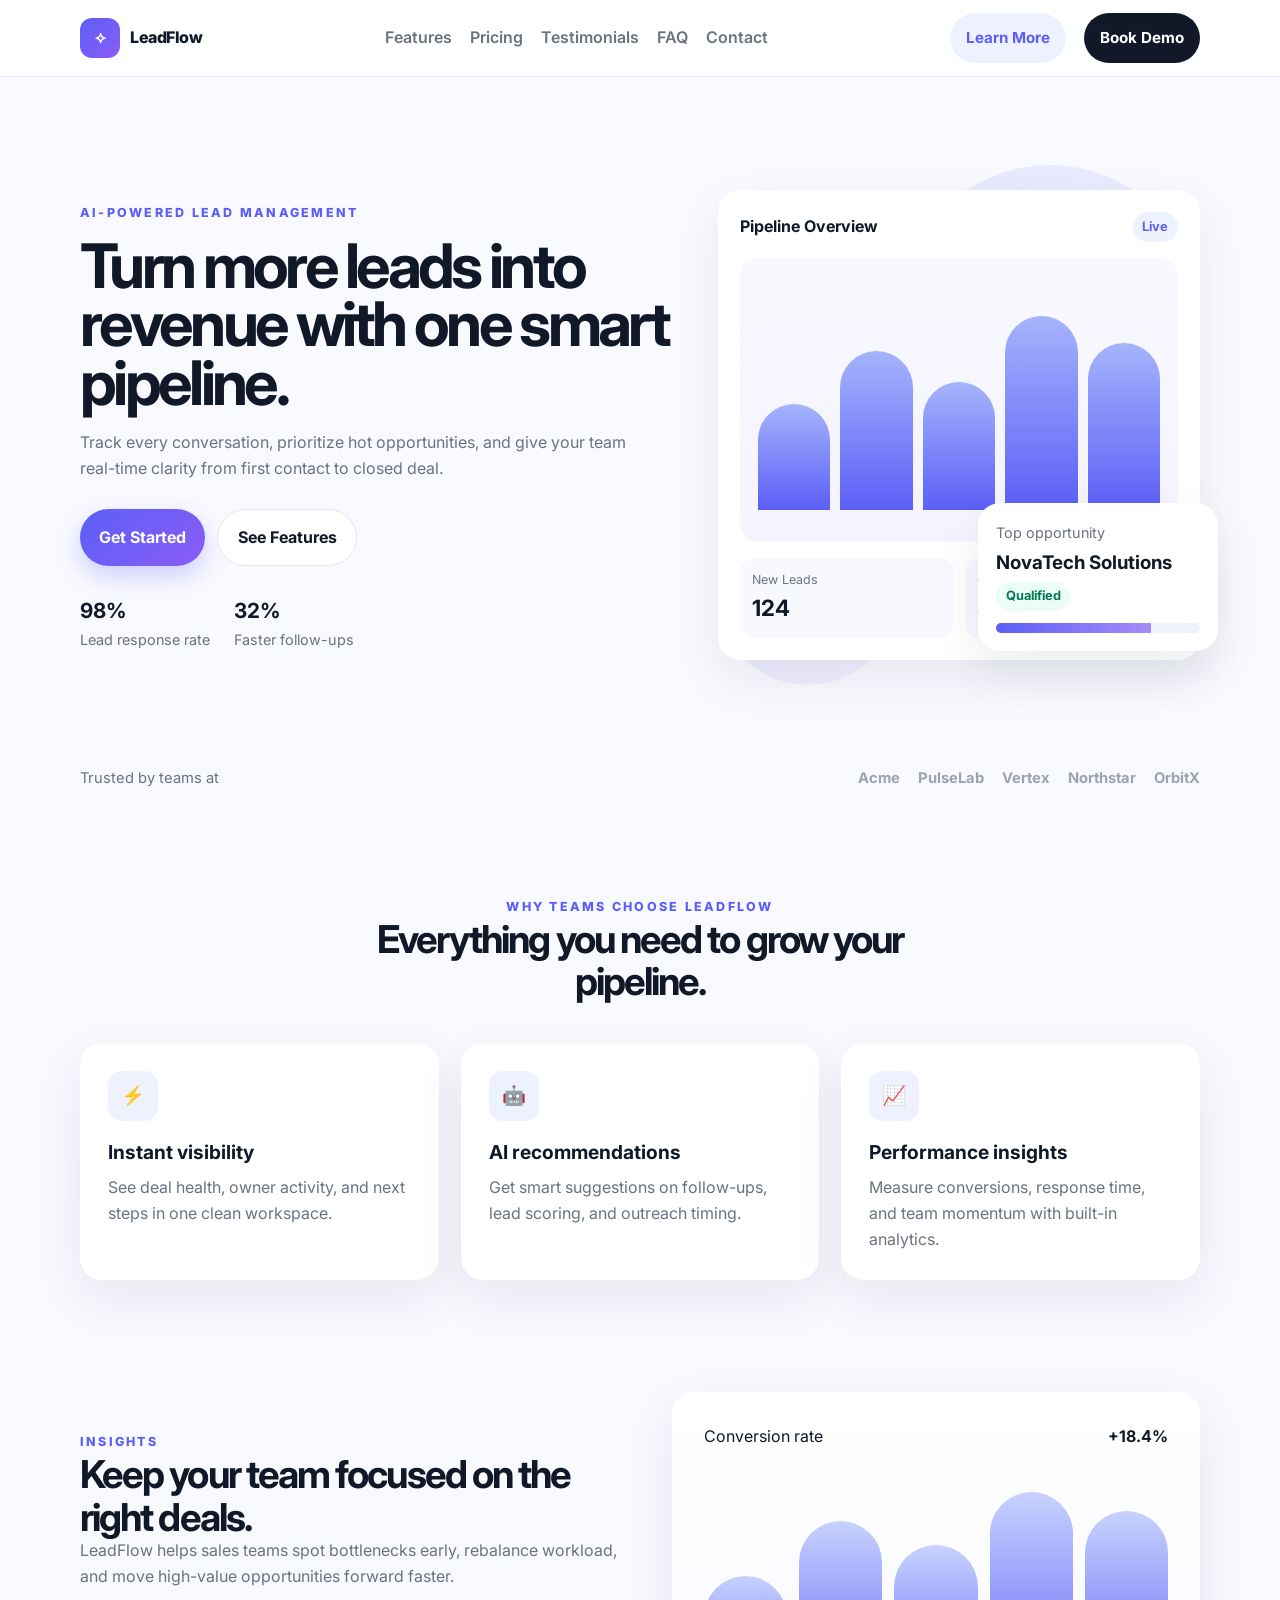
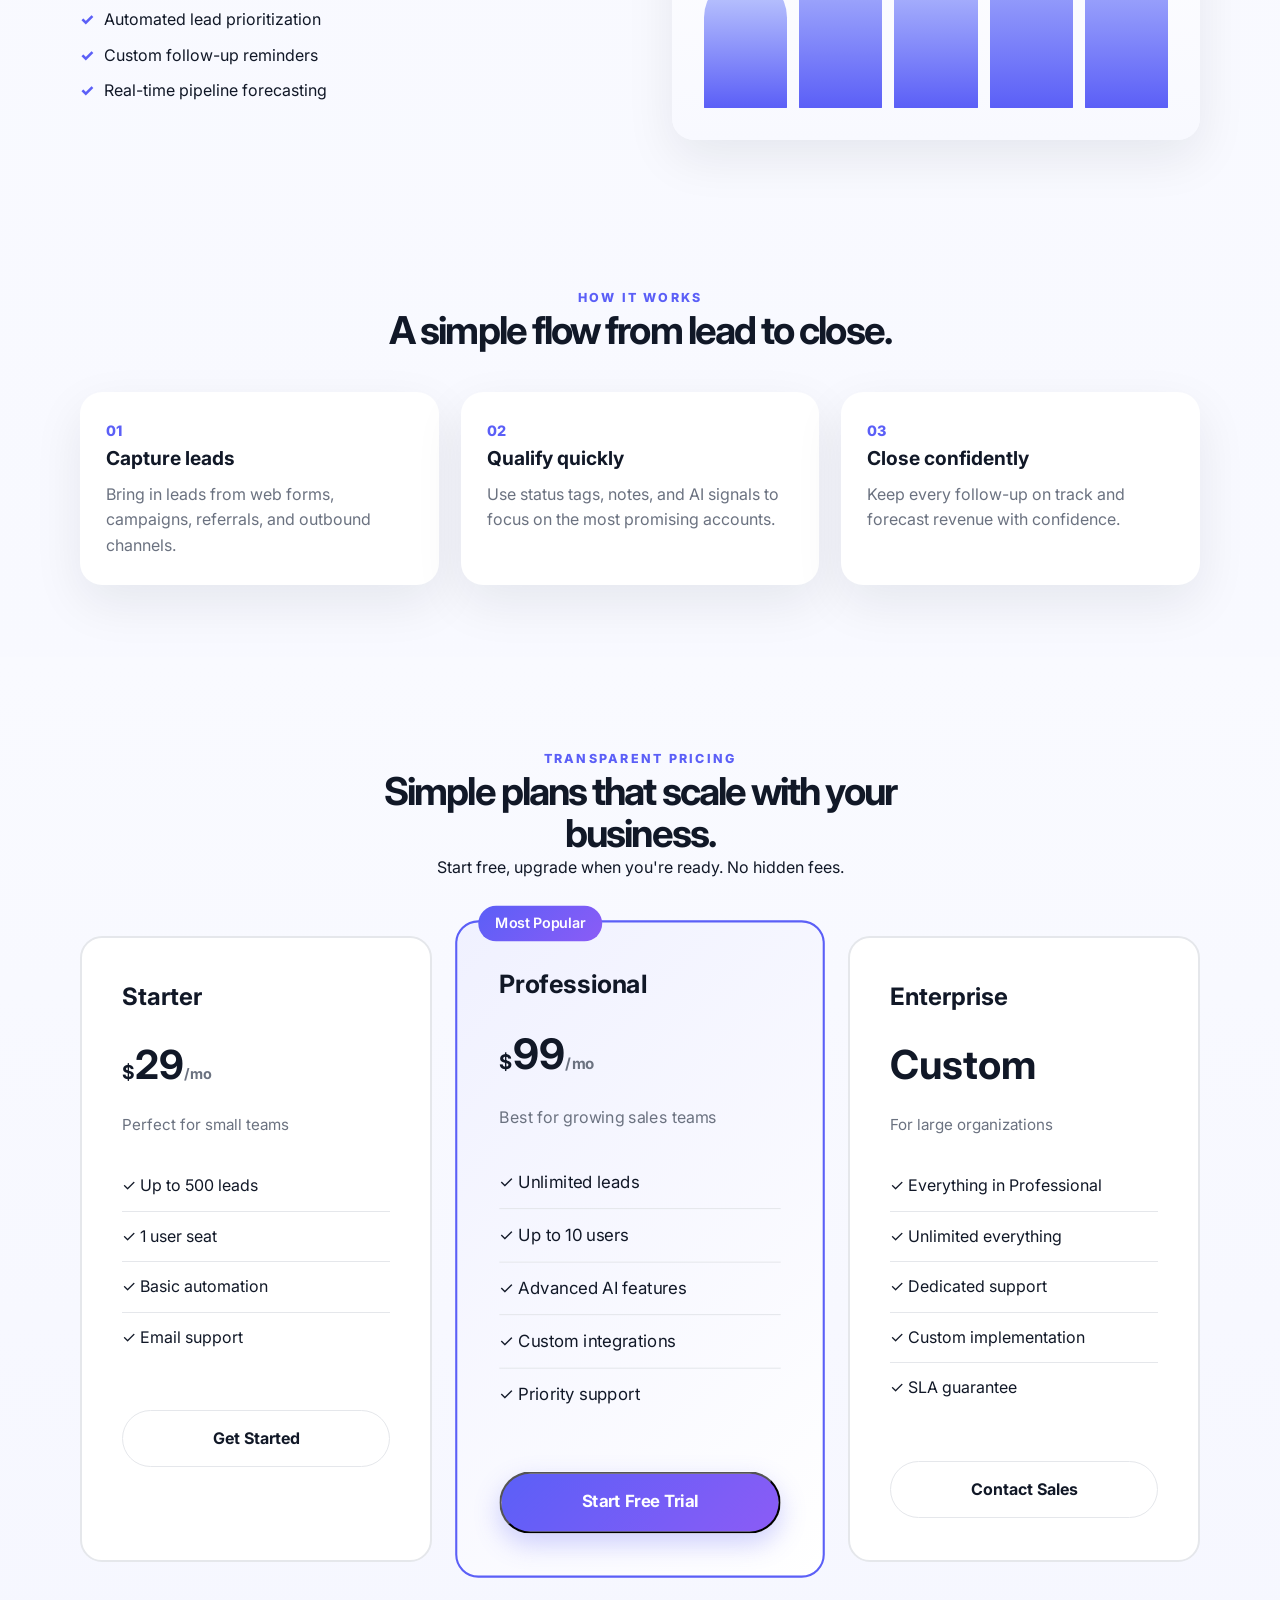
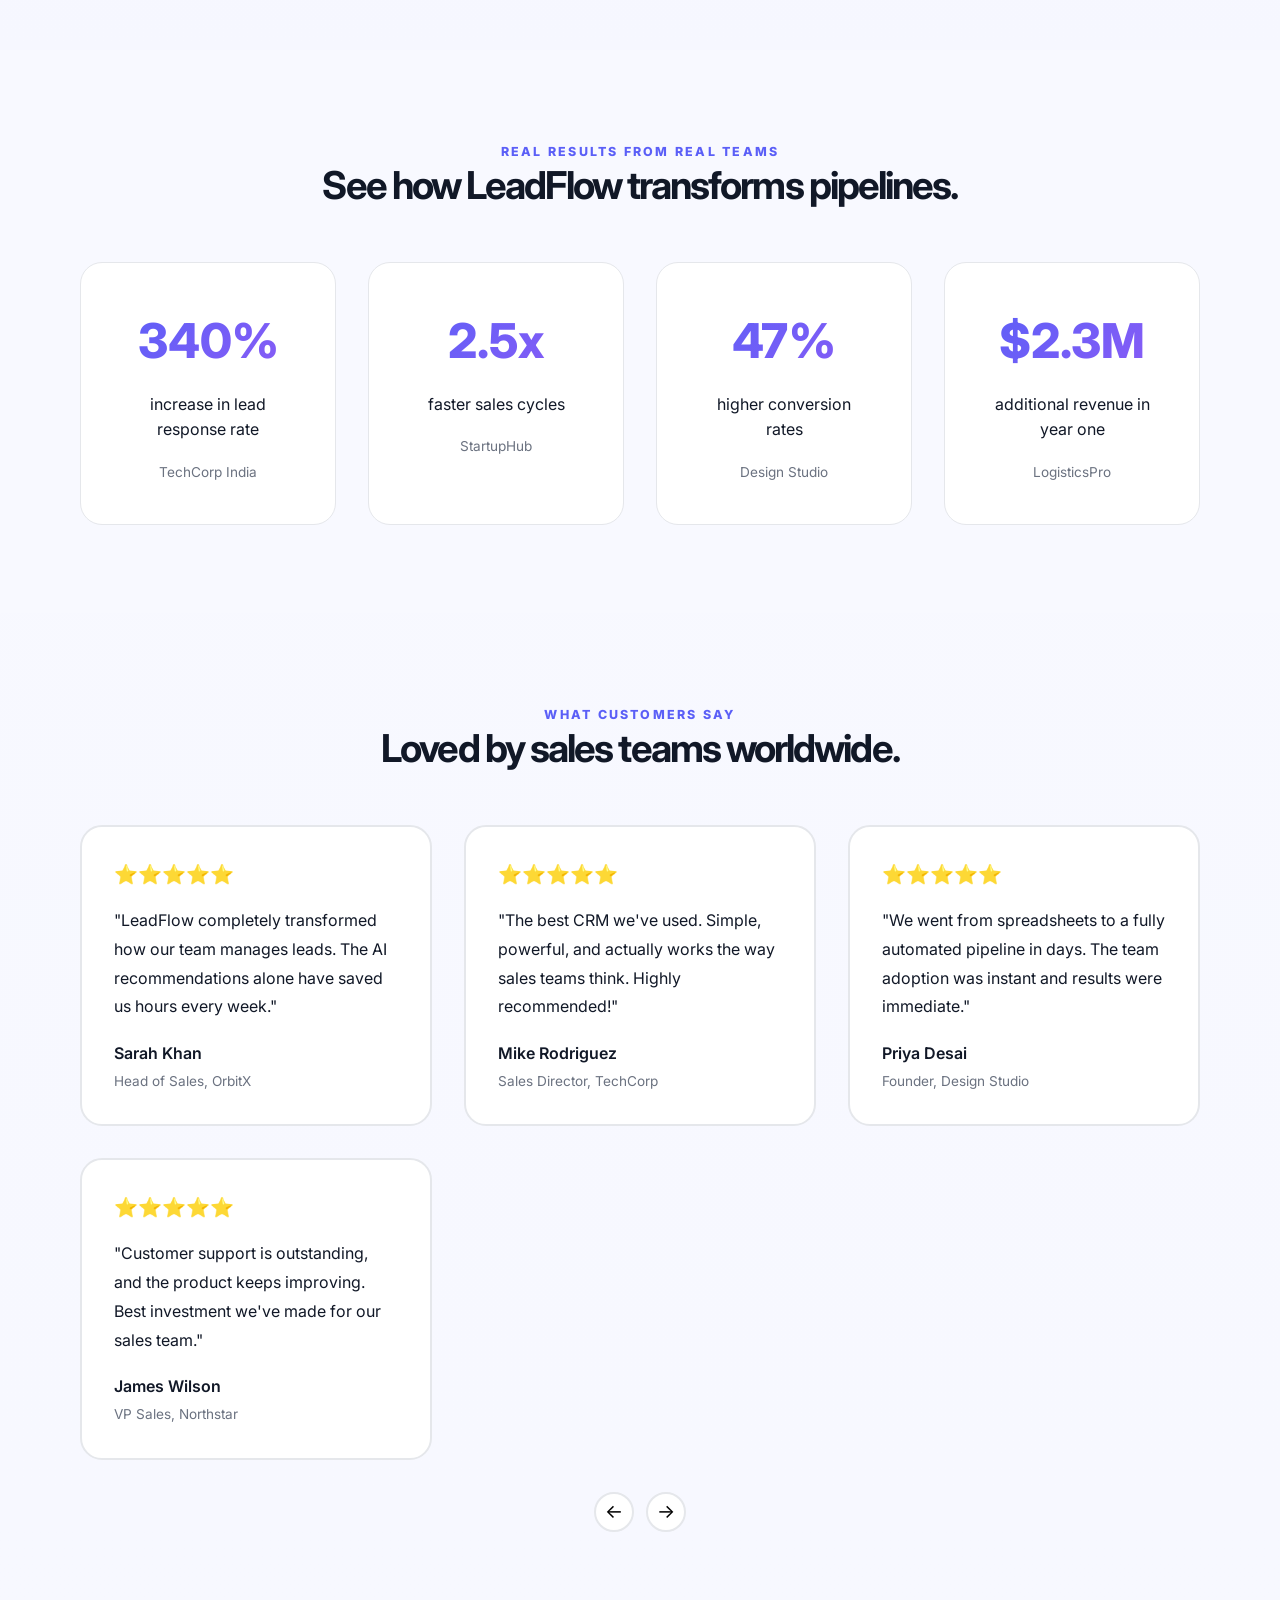
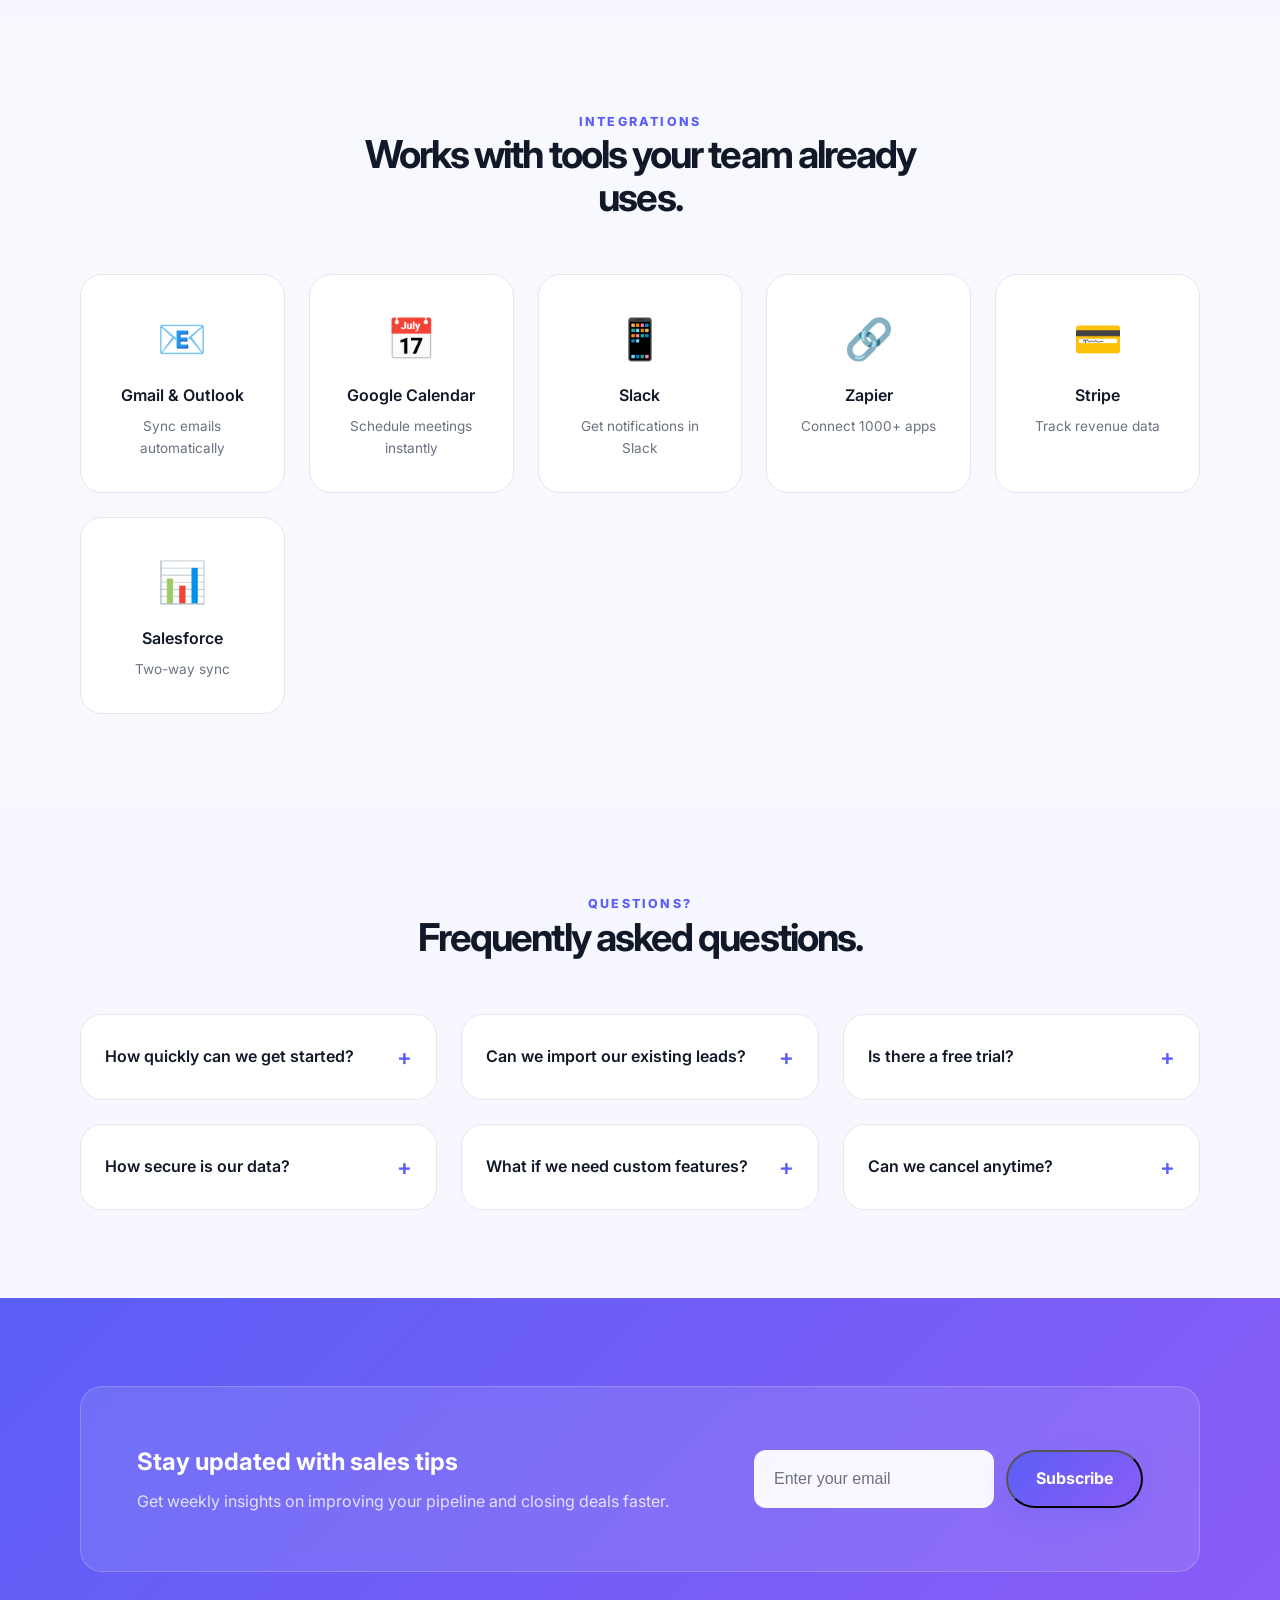
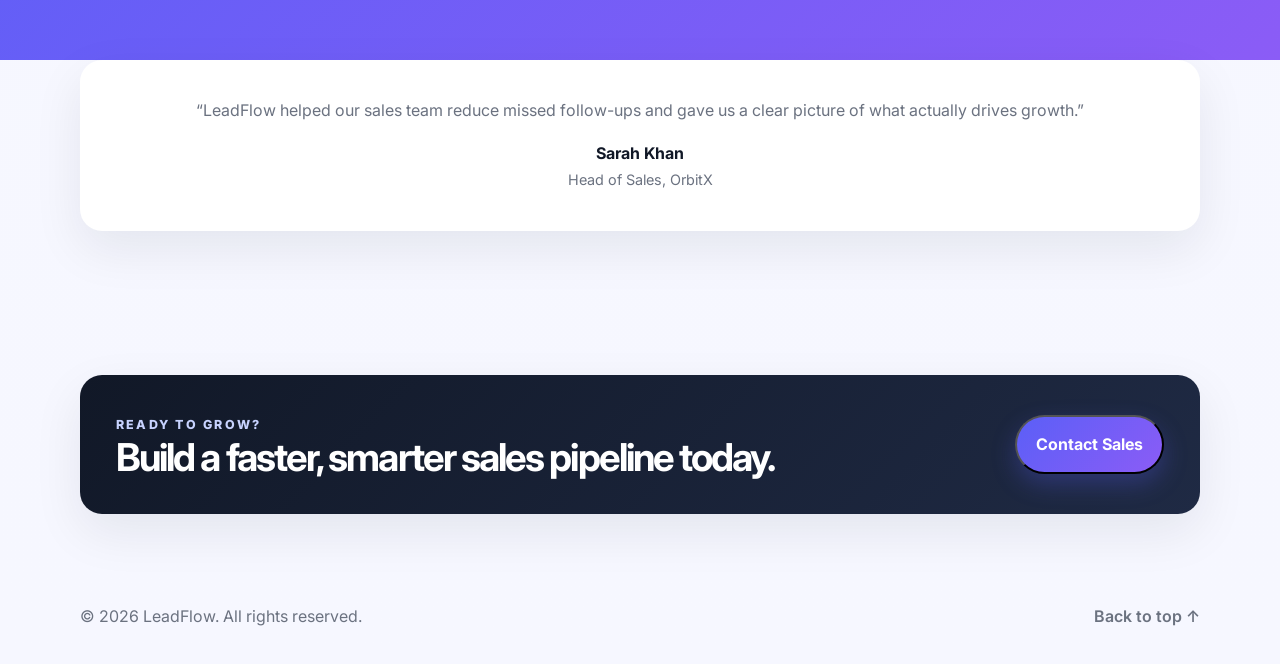
<file: index.html>
<!DOCTYPE html>
<html lang="en">
<head>
  <meta charset="UTF-8" />
  <meta name="viewport" content="width=device-width, initial-scale=1.0" />
  <title>LeadFlow | Smarter Sales Pipeline</title>
  <link rel="preconnect" href="https://fonts.googleapis.com" />
  <link rel="preconnect" href="https://fonts.gstatic.com" crossorigin />
  <link href="https://fonts.googleapis.com/css2?family=Inter:wght@400;500;600;700;800&display=swap" rel="stylesheet" />
  <link rel="stylesheet" href="style.css" />
</head>
<body>
  <header class="site-header">
    <div class="container nav-wrap">
      <a href="#home" class="brand">
        <span class="brand-icon">⟡</span>
        <span class="brand-text">LeadFlow</span>
      </a>
      <button class="nav-toggle" aria-label="Open menu">
        <span></span>
        <span></span>
        <span></span>
      </button>
      <nav class="nav-links">
        <a href="#features">Features</a>
        <a href="#pricing">Pricing</a>
        <a href="#testimonials">Testimonials</a>
        <a href="#faq">FAQ</a>
        <a href="#contact">Contact</a>
      </nav>
      <div class="nav-actions">
        <a class="nav-btn nav-btn-light" href="#features">Learn More</a>
        <a class="nav-btn nav-btn-dark" href="#contact">Book Demo</a>
      </div>
    </div>
  </header>

  <main>
    <section class="hero" id="home">
      <div class="container hero-grid">
        <div class="hero-content">
          <span class="eyebrow">AI-powered lead management</span>
          <h1>Turn more leads into revenue with one smart pipeline.</h1>
          <p>
            Track every conversation, prioritize hot opportunities, and give your team real-time clarity from first contact to closed deal.
          </p>
          <div class="hero-actions">
            <a class="btn btn-primary" href="#contact">Get Started</a>
            <a class="btn btn-secondary" href="#features">See Features</a>
          </div>
          <div class="hero-meta">
            <div>
              <strong>98%</strong>
              <span>Lead response rate</span>
            </div>
            <div>
              <strong>32%</strong>
              <span>Faster follow-ups</span>
            </div>
          </div>
        </div>

        <div class="hero-panel">
          <div class="panel-card main-panel">
            <div class="panel-top">
              <span>Pipeline Overview</span>
              <span class="pill">Live</span>
            </div>
            <div class="panel-chart">
              <div class="chart-bars">
                <span></span>
                <span></span>
                <span></span>
                <span></span>
                <span></span>
              </div>
            </div>
            <div class="panel-stats">
              <div>
                <small>New Leads</small>
                <strong>124</strong>
              </div>
              <div>
                <small>Qualified</small>
                <strong>46</strong>
              </div>
            </div>
          </div>
          <div class="panel-card side-panel">
            <p>Top opportunity</p>
            <h3>NovaTech Solutions</h3>
            <span class="pill success">Qualified</span>
            <div class="mini-progress">
              <span></span>
            </div>
          </div>
        </div>
      </div>
    </section>

    <section class="logo-strip">
      <div class="container logo-strip-inner">
        <span>Trusted by teams at</span>
        <div>
          <strong>Acme</strong>
          <strong>PulseLab</strong>
          <strong>Vertex</strong>
          <strong>Northstar</strong>
          <strong>OrbitX</strong>
        </div>
      </div>
    </section>

    <section class="features" id="features">
      <div class="container">
        <div class="section-head">
          <span class="eyebrow">Why teams choose LeadFlow</span>
          <h2>Everything you need to grow your pipeline.</h2>
        </div>
        <div class="feature-grid">
          <article class="feature-card">
            <span class="feature-icon">⚡</span>
            <h3>Instant visibility</h3>
            <p>See deal health, owner activity, and next steps in one clean workspace.</p>
          </article>
          <article class="feature-card">
            <span class="feature-icon">🤖</span>
            <h3>AI recommendations</h3>
            <p>Get smart suggestions on follow-ups, lead scoring, and outreach timing.</p>
          </article>
          <article class="feature-card">
            <span class="feature-icon">📈</span>
            <h3>Performance insights</h3>
            <p>Measure conversions, response time, and team momentum with built-in analytics.</p>
          </article>
        </div>
      </div>
    </section>

    <section class="insights" id="insights">
      <div class="container insights-grid">
        <div>
          <span class="eyebrow">Insights</span>
          <h2>Keep your team focused on the right deals.</h2>
          <p>
            LeadFlow helps sales teams spot bottlenecks early, rebalance workload, and move high-value opportunities forward faster.
          </p>
          <ul class="check-list">
            <li>Automated lead prioritization</li>
            <li>Custom follow-up reminders</li>
            <li>Real-time pipeline forecasting</li>
          </ul>
        </div>
        <div class="insight-box">
          <div class="insight-top">
            <span>Conversion rate</span>
            <strong>+18.4%</strong>
          </div>
          <div class="insight-bars">
            <span style="height: 55%"></span>
            <span style="height: 78%"></span>
            <span style="height: 68%"></span>
            <span style="height: 90%"></span>
            <span style="height: 82%"></span>
          </div>
        </div>
      </div>
    </section>

    <section class="workflow" id="workflow">
      <div class="container">
        <div class="section-head">
          <span class="eyebrow">How it works</span>
          <h2>A simple flow from lead to close.</h2>
        </div>
        <div class="workflow-grid">
          <article class="step-card">
            <span>01</span>
            <h3>Capture leads</h3>
            <p>Bring in leads from web forms, campaigns, referrals, and outbound channels.</p>
          </article>
          <article class="step-card">
            <span>02</span>
            <h3>Qualify quickly</h3>
            <p>Use status tags, notes, and AI signals to focus on the most promising accounts.</p>
          </article>
          <article class="step-card">
            <span>03</span>
            <h3>Close confidently</h3>
            <p>Keep every follow-up on track and forecast revenue with confidence.</p>
          </article>
        </div>
      </div>
    </section>
    <!-- Pricing Section -->
    <section class="pricing" id="pricing">
      <div class="container">
        <div class="section-head">
          <span class="eyebrow">Transparent pricing</span>
          <h2>Simple plans that scale with your business.</h2>
          <p>Start free, upgrade when you're ready. No hidden fees.</p>
        </div>
        <div class="pricing-grid">
          <article class="pricing-card">
            <h3>Starter</h3>
            <div class="price"><span>$</span>29<span>/mo</span></div>
            <p class="price-desc">Perfect for small teams</p>
            <ul class="feature-list">
              <li>✓ Up to 500 leads</li>
              <li>✓ 1 user seat</li>
              <li>✓ Basic automation</li>
              <li>✓ Email support</li>
            </ul>
            <button class="btn btn-secondary" onclick="openContactForm()">Get Started</button>
          </article>

          <article class="pricing-card featured">
            <div class="badge">Most Popular</div>
            <h3>Professional</h3>
            <div class="price"><span>$</span>99<span>/mo</span></div>
            <p class="price-desc">Best for growing sales teams</p>
            <ul class="feature-list">
              <li>✓ Unlimited leads</li>
              <li>✓ Up to 10 users</li>
              <li>✓ Advanced AI features</li>
              <li>✓ Custom integrations</li>
              <li>✓ Priority support</li>
            </ul>
            <button class="btn btn-primary" onclick="openContactForm()">Start Free Trial</button>
          </article>

          <article class="pricing-card">
            <h3>Enterprise</h3>
            <div class="price">Custom</div>
            <p class="price-desc">For large organizations</p>
            <ul class="feature-list">
              <li>✓ Everything in Professional</li>
              <li>✓ Unlimited everything</li>
              <li>✓ Dedicated support</li>
              <li>✓ Custom implementation</li>
              <li>✓ SLA guarantee</li>
            </ul>
            <button class="btn btn-secondary" onclick="openContactForm()">Contact Sales</button>
          </article>
        </div>
      </div>
    </section>

    <!-- Case Studies / Results Section -->
    <section class="results">
      <div class="container">
        <div class="section-head">
          <span class="eyebrow">Real results from real teams</span>
          <h2>See how LeadFlow transforms pipelines.</h2>
        </div>
        <div class="results-grid">
          <article class="result-card">
            <div class="result-number">340%</div>
            <p>increase in lead response rate</p>
            <small>TechCorp India</small>
          </article>
          <article class="result-card">
            <div class="result-number">2.5x</div>
            <p>faster sales cycles</p>
            <small>StartupHub</small>
          </article>
          <article class="result-card">
            <div class="result-number">47%</div>
            <p>higher conversion rates</p>
            <small>Design Studio</small>
          </article>
          <article class="result-card">
            <div class="result-number">$2.3M</div>
            <p>additional revenue in year one</p>
            <small>LogisticsPro</small>
          </article>
        </div>
      </div>
    </section>

    <!-- Testimonials Carousel Section -->
    <section class="testimonials" id="testimonials">
      <div class="container">
        <div class="section-head">
          <span class="eyebrow">What customers say</span>
          <h2>Loved by sales teams worldwide.</h2>
        </div>
        <div class="testimonials-carousel">
          <div class="testimonial-item">
            <div class="stars">⭐⭐⭐⭐⭐</div>
            <p>"LeadFlow completely transformed how our team manages leads. The AI recommendations alone have saved us hours every week."</p>
            <div class="testimonial-author">
              <strong>Sarah Khan</strong>
              <span>Head of Sales, OrbitX</span>
            </div>
          </div>

          <div class="testimonial-item">
            <div class="stars">⭐⭐⭐⭐⭐</div>
            <p>"The best CRM we've used. Simple, powerful, and actually works the way sales teams think. Highly recommended!"</p>
            <div class="testimonial-author">
              <strong>Mike Rodriguez</strong>
              <span>Sales Director, TechCorp</span>
            </div>
          </div>

          <div class="testimonial-item">
            <div class="stars">⭐⭐⭐⭐⭐</div>
            <p>"We went from spreadsheets to a fully automated pipeline in days. The team adoption was instant and results were immediate."</p>
            <div class="testimonial-author">
              <strong>Priya Desai</strong>
              <span>Founder, Design Studio</span>
            </div>
          </div>

          <div class="testimonial-item">
            <div class="stars">⭐⭐⭐⭐⭐</div>
            <p>"Customer support is outstanding, and the product keeps improving. Best investment we've made for our sales team."</p>
            <div class="testimonial-author">
              <strong>James Wilson</strong>
              <span>VP Sales, Northstar</span>
            </div>
          </div>
        </div>
        <div class="carousel-controls">
          <button class="carousel-btn prev" onclick="scrollTestimonials(-1)">←</button>
          <button class="carousel-btn next" onclick="scrollTestimonials(1)">→</button>
        </div>
      </div>
    </section>

    <!-- Integrations Section -->
    <section class="integrations">
      <div class="container">
        <div class="section-head">
          <span class="eyebrow">Integrations</span>
          <h2>Works with tools your team already uses.</h2>
        </div>
        <div class="integrations-grid">
          <div class="integration-card">
            <div class="integration-icon">📧</div>
            <h4>Gmail & Outlook</h4>
            <p>Sync emails automatically</p>
          </div>
          <div class="integration-card">
            <div class="integration-icon">📅</div>
            <h4>Google Calendar</h4>
            <p>Schedule meetings instantly</p>
          </div>
          <div class="integration-card">
            <div class="integration-icon">📱</div>
            <h4>Slack</h4>
            <p>Get notifications in Slack</p>
          </div>
          <div class="integration-card">
            <div class="integration-icon">🔗</div>
            <h4>Zapier</h4>
            <p>Connect 1000+ apps</p>
          </div>
          <div class="integration-card">
            <div class="integration-icon">💳</div>
            <h4>Stripe</h4>
            <p>Track revenue data</p>
          </div>
          <div class="integration-card">
            <div class="integration-icon">📊</div>
            <h4>Salesforce</h4>
            <p>Two-way sync</p>
          </div>
        </div>
      </div>
    </section>

    <!-- FAQ Section -->
    <section class="faq" id="faq">
      <div class="container">
        <div class="section-head">
          <span class="eyebrow">Questions?</span>
          <h2>Frequently asked questions.</h2>
        </div>
        <div class="faq-grid">
          <article class="faq-item">
            <button class="faq-question" onclick="toggleFAQ(this)">
              <span>How quickly can we get started?</span>
              <span class="faq-icon">+</span>
            </button>
            <div class="faq-answer" style="display:none">
              <p>You can sign up and start adding leads in minutes. Most teams are fully set up within a day. We provide onboarding support to help you get the most out of LeadFlow.</p>
            </div>
          </article>

          <article class="faq-item">
            <button class="faq-question" onclick="toggleFAQ(this)">
              <span>Can we import our existing leads?</span>
              <span class="faq-icon">+</span>
            </button>
            <div class="faq-answer" style="display:none">
              <p>Yes! We support CSV imports, integrations with Salesforce, and our team can help you migrate from other CRMs. Data migration is seamless.</p>
            </div>
          </article>

          <article class="faq-item">
            <button class="faq-question" onclick="toggleFAQ(this)">
              <span>Is there a free trial?</span>
              <span class="faq-icon">+</span>
            </button>
            <div class="faq-answer" style="display:none">
              <p>Absolutely! Get 14 days free with full access to all features. No credit card required to start your trial.</p>
            </div>
          </article>

          <article class="faq-item">
            <button class="faq-question" onclick="toggleFAQ(this)">
              <span>How secure is our data?</span>
              <span class="faq-icon">+</span>
            </button>
            <div class="faq-answer" style="display:none">
              <p>We use enterprise-grade encryption, regular security audits, and comply with GDPR, CCPA, and SOC 2 Type II standards.</p>
            </div>
          </article>

          <article class="faq-item">
            <button class="faq-question" onclick="toggleFAQ(this)">
              <span>What if we need custom features?</span>
              <span class="faq-icon">+</span>
            </button>
            <div class="faq-answer" style="display:none">
              <p>Our Enterprise plan includes custom features and dedicated implementation. Contact our sales team to discuss your specific needs.</p>
            </div>
          </article>

          <article class="faq-item">
            <button class="faq-question" onclick="toggleFAQ(this)">
              <span>Can we cancel anytime?</span>
              <span class="faq-icon">+</span>
            </button>
            <div class="faq-answer" style="display:none">
              <p>Yes, no contracts or lock-in periods. Cancel anytime, and we'll help you export your data.</p>
            </div>
          </article>
        </div>
      </div>
    </section>

    <!-- Newsletter Section -->
    <section class="newsletter">
      <div class="container newsletter-card">
        <div>
          <h3>Stay updated with sales tips</h3>
          <p>Get weekly insights on improving your pipeline and closing deals faster.</p>
        </div>
        <form class="newsletter-form" onsubmit="submitNewsletter(event)">
          <input type="email" placeholder="Enter your email" name="email" required />
          <button type="submit" class="btn btn-primary">Subscribe</button>
        </form>
      </div>
    </section>
    <section class="testimonial">
      <div class="container testimonial-card">
        <p>
          “LeadFlow helped our sales team reduce missed follow-ups and gave us a clear picture of what actually drives growth.”
        </p>
        <div>
          <strong>Sarah Khan</strong>
          <span>Head of Sales, OrbitX</span>
        </div>
      </div>
    </section>

    <section class="cta-section" id="contact">
      <div class="container cta-card">
        <div>
          <span class="eyebrow">Ready to grow?</span>
          <h2>Build a faster, smarter sales pipeline today.</h2>
        </div>
        <button class="btn btn-primary" onclick="openContactForm()">Contact Sales</button>
      </div>
    </section>
  </main>

  <!-- Modal: Demo Booking -->
  <div class="modal-overlay" id="demoModal" style="display:none" onclick="closeModal(event, 'demoModal')">
    <div class="modal-box">
      <div class="modal-header">
        <h3>Book a Demo</h3>
        <button class="modal-close" onclick="closeModal(null, 'demoModal')">&times;</button>
      </div>
      <form class="modal-form" onsubmit="submitDemoForm(event)">
        <div class="form-field">
          <label>Full Name</label>
          <input type="text" name="name" required />
        </div>
        <div class="form-field">
          <label>Email</label>
          <input type="email" name="email" required />
        </div>
        <div class="form-field">
          <label>Company</label>
          <input type="text" name="company" required />
        </div>
        <div class="form-field">
          <label>Preferred Date</label>
          <input type="date" name="date" required />
        </div>
        <div class="modal-footer">
          <button type="button" class="btn btn-secondary" onclick="closeModal(null, 'demoModal')">Cancel</button>
          <button type="submit" class="btn btn-primary">Schedule Demo</button>
        </div>
      </form>
    </div>
  </div>

  <!-- Modal: Contact Form -->
  <div class="modal-overlay" id="contactModal" style="display:none" onclick="closeModal(event, 'contactModal')">
    <div class="modal-box">
      <div class="modal-header">
        <h3>Contact Sales</h3>
        <button class="modal-close" onclick="closeModal(null, 'contactModal')">&times;</button>
      </div>
      <form class="modal-form" onsubmit="submitContactForm(event)">
        <div class="form-field">
          <label>Full Name</label>
          <input type="text" name="name" required />
        </div>
        <div class="form-field">
          <label>Email</label>
          <input type="email" name="email" required />
        </div>
        <div class="form-field">
          <label>Company</label>
          <input type="text" name="company" required />
        </div>
        <div class="form-field">
          <label>Message</label>
          <textarea name="message" rows="4" required></textarea>
        </div>
        <div class="modal-footer">
          <button type="button" class="btn btn-secondary" onclick="closeModal(null, 'contactModal')">Cancel</button>
          <button type="submit" class="btn btn-primary">Send Message</button>
        </div>
      </form>
    </div>
  </div>

  <!-- Toast Notification -->
  <div class="toast" id="toast"></div>

  <footer class="site-footer">
    <div class="container footer-wrap">
      <p>© <span id="year"></span> LeadFlow. All rights reserved.</p>
      <a href="#home">Back to top ↑</a>
    </div>
  </footer>

  <script src="script.js"></script>
</body>
</html>
</file>
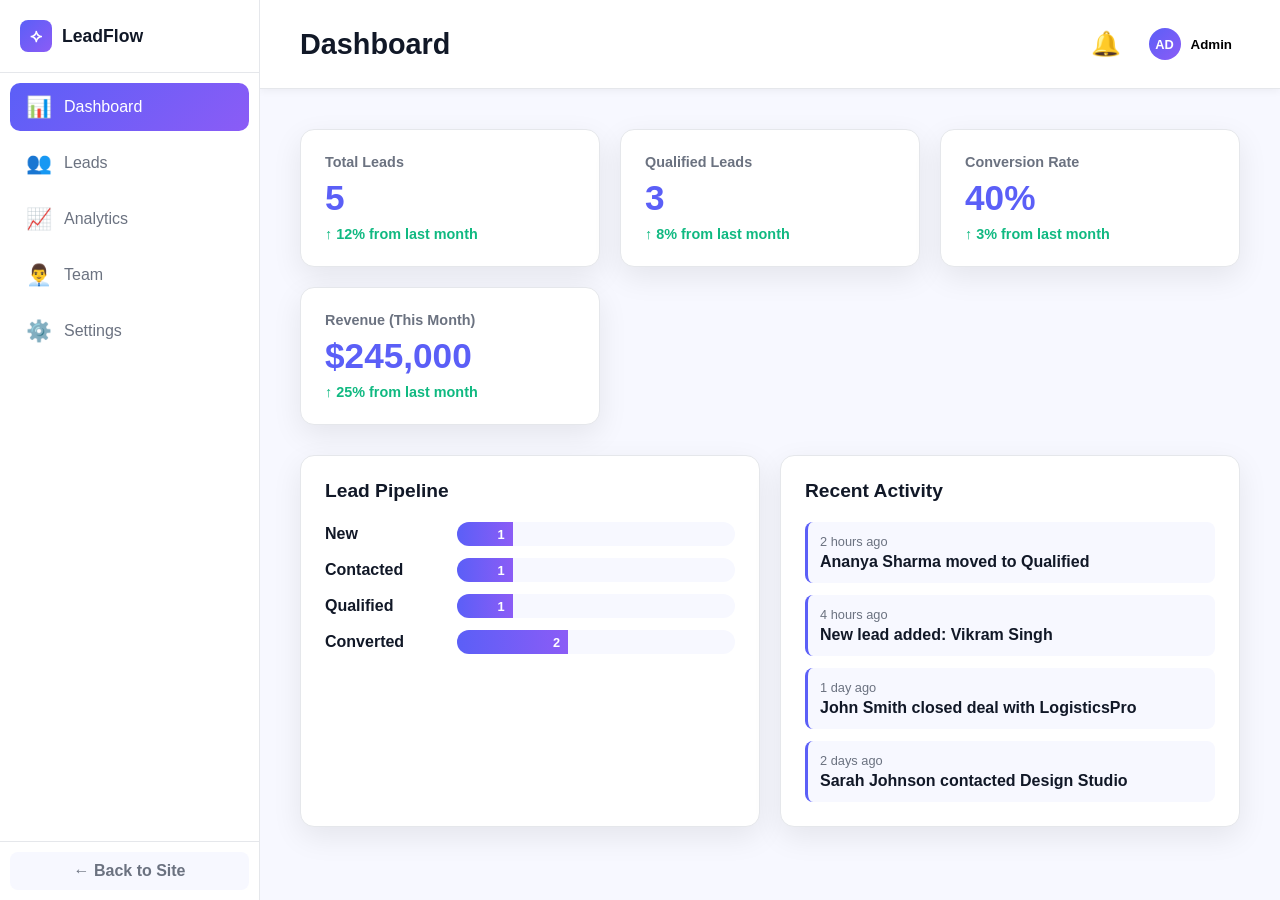
<file: admin.html>
<!DOCTYPE html>
<html lang="en">
<head>
  <meta charset="UTF-8" />
  <meta name="viewport" content="width=device-width, initial-scale=1.0" />
  <title>LeadFlow Admin Panel</title>
  <link rel="stylesheet" href="admin-style.css" />
</head>
<body>
  <div class="admin-container">
    <!-- Sidebar -->
    <aside class="sidebar">
      <div class="sidebar-header">
        <div class="logo-admin">
          <span class="logo-icon">⟡</span>
          <span>LeadFlow</span>
        </div>
        <button class="sidebar-toggle" onclick="toggleSidebar()">☰</button>
      </div>

      <nav class="sidebar-nav">
        <a href="#dashboard" class="nav-item active" onclick="switchTab(event, 'dashboard')">
          <span class="icon">📊</span>
          <span class="label">Dashboard</span>
        </a>
        <a href="#leads" class="nav-item" onclick="switchTab(event, 'leads')">
          <span class="icon">👥</span>
          <span class="label">Leads</span>
        </a>
        <a href="#analytics" class="nav-item" onclick="switchTab(event, 'analytics')">
          <span class="icon">📈</span>
          <span class="label">Analytics</span>
        </a>
        <a href="#team" class="nav-item" onclick="switchTab(event, 'team')">
          <span class="icon">👨‍💼</span>
          <span class="label">Team</span>
        </a>
        <a href="#settings" class="nav-item" onclick="switchTab(event, 'settings')">
          <span class="icon">⚙️</span>
          <span class="label">Settings</span>
        </a>
      </nav>

      <div class="sidebar-footer">
        <a href="index.html" class="logout-btn">← Back to Site</a>
      </div>
    </aside>

    <!-- Main Content -->
    <main class="admin-main">
      <!-- Top Bar -->
      <div class="admin-topbar">
        <h1 id="page-title">Dashboard</h1>
        <div class="topbar-actions">
          <button class="btn-icon" onclick="showNotifications()">🔔</button>
          <div class="user-menu">
            <button class="user-btn" onclick="toggleUserMenu()">
              <span class="avatar">AD</span>
              <span>Admin</span>
            </button>
            <div class="user-dropdown" style="display:none">
              <a href="#profile">Profile</a>
              <a href="#settings">Settings</a>
              <hr />
              <a href="index.html">Logout</a>
            </div>
          </div>
        </div>
      </div>

      <!-- Dashboard Tab -->
      <section id="dashboard" class="tab-content active">
        <div class="stats-container">
          <div class="stat-box">
            <div class="stat-header">Total Leads</div>
            <div class="stat-value" id="stat-total-leads">0</div>
            <div class="stat-change">↑ 12% from last month</div>
          </div>
          <div class="stat-box">
            <div class="stat-header">Qualified Leads</div>
            <div class="stat-value" id="stat-qualified-leads">0</div>
            <div class="stat-change">↑ 8% from last month</div>
          </div>
          <div class="stat-box">
            <div class="stat-header">Conversion Rate</div>
            <div class="stat-value" id="stat-conversion">0%</div>
            <div class="stat-change">↑ 3% from last month</div>
          </div>
          <div class="stat-box">
            <div class="stat-header">Revenue (This Month)</div>
            <div class="stat-value" id="stat-revenue">$0</div>
            <div class="stat-change">↑ 25% from last month</div>
          </div>
        </div>

        <div class="dashboard-grid">
          <div class="card">
            <h3>Lead Pipeline</h3>
            <div class="pipeline-chart" id="pipeline-chart"></div>
          </div>
          <div class="card">
            <h3>Recent Activity</h3>
            <div class="activity-list" id="activity-list"></div>
          </div>
        </div>
      </section>

      <!-- Leads Tab -->
      <section id="leads" class="tab-content">
        <div class="leads-header">
          <button class="btn btn-primary" onclick="openAddLeadModal()">+ Add New Lead</button>
          <div class="search-bar">
            <input type="text" placeholder="Search leads..." id="leads-search" oninput="filterLeads(this.value)" />
          </div>
        </div>

        <div class="table-container">
          <table class="leads-table">
            <thead>
              <tr>
                <th>Name</th>
                <th>Email</th>
                <th>Company</th>
                <th>Status</th>
                <th>Value</th>
                <th>Actions</th>
              </tr>
            </thead>
            <tbody id="leads-table-body">
              <!-- Populated by JS -->
            </tbody>
          </table>
        </div>
      </section>

      <!-- Analytics Tab -->
      <section id="analytics" class="tab-content">
        <div class="analytics-grid">
          <div class="card">
            <h3>Conversion Funnel</h3>
            <div class="funnel-chart">
              <div class="funnel-step" style="width: 100%">
                <span>Total Leads: 124</span>
              </div>
              <div class="funnel-step" style="width: 75%">
                <span>Contacted: 93</span>
              </div>
              <div class="funnel-step" style="width: 50%">
                <span>Qualified: 62</span>
              </div>
              <div class="funnel-step" style="width: 25%">
                <span>Converted: 31</span>
              </div>
            </div>
          </div>

          <div class="card">
            <h3>Lead Sources</h3>
            <div class="source-list">
              <div class="source-item">
                <span>LinkedIn</span>
                <div class="progress-bar"><div class="progress" style="width: 40%"></div></div>
                <span class="count">50</span>
              </div>
              <div class="source-item">
                <span>Website Form</span>
                <div class="progress-bar"><div class="progress" style="width: 35%"></div></div>
                <span class="count">43</span>
              </div>
              <div class="source-item">
                <span>Referral</span>
                <div class="progress-bar"><div class="progress" style="width: 20%"></div></div>
                <span class="count">25</span>
              </div>
              <div class="source-item">
                <span>Cold Email</span>
                <div class="progress-bar"><div class="progress" style="width: 5%"></div></div>
                <span class="count">6</span>
              </div>
            </div>
          </div>

          <div class="card">
            <h3>Team Performance</h3>
            <div class="team-stats">
              <div class="team-member">
                <span class="name">John Smith</span>
                <span class="score">28 leads</span>
              </div>
              <div class="team-member">
                <span class="name">Sarah Johnson</span>
                <span class="score">24 leads</span>
              </div>
              <div class="team-member">
                <span class="name">Mike Davis</span>
                <span class="score">22 leads</span>
              </div>
            </div>
          </div>
        </div>
      </section>

      <!-- Team Tab -->
      <section id="team" class="tab-content">
        <div class="team-header">
          <button class="btn btn-primary" onclick="openAddTeamModal()">+ Add Team Member</button>
        </div>

        <div class="team-grid" id="team-grid">
          <!-- Populated by JS -->
        </div>
      </section>

      <!-- Settings Tab -->
      <section id="settings" class="tab-content">
        <div class="settings-container">
          <div class="settings-group">
            <h3>Account Settings</h3>
            <div class="setting-item">
              <label>Company Name</label>
              <input type="text" value="LeadFlow Inc" />
            </div>
            <div class="setting-item">
              <label>Email</label>
              <input type="email" value="admin@leadflow.com" />
            </div>
            <div class="setting-item">
              <label>Phone</label>
              <input type="tel" value="+1 (555) 123-4567" />
            </div>
          </div>

          <div class="settings-group">
            <h3>Preferences</h3>
            <div class="setting-toggle">
              <label>Email Notifications</label>
              <input type="checkbox" checked />
            </div>
            <div class="setting-toggle">
              <label>Dark Mode</label>
              <input type="checkbox" />
            </div>
            <div class="setting-toggle">
              <label>Two-Factor Auth</label>
              <input type="checkbox" />
            </div>
          </div>

          <div class="settings-group">
            <h3>Danger Zone</h3>
            <button class="btn btn-danger" onclick="showDeleteConfirm()">Delete Account</button>
          </div>

          <button class="btn btn-primary" onclick="saveSettings()">Save Settings</button>
        </div>
      </section>
    </main>
  </div>

  <!-- Add/Edit Lead Modal -->
  <div class="modal" id="leadModal" style="display:none" onclick="closeModal(event, 'leadModal')">
    <div class="modal-content">
      <div class="modal-header">
        <h3>Add New Lead</h3>
        <button class="modal-close" onclick="closeModal(null, 'leadModal')">&times;</button>
      </div>
      <form class="modal-form" onsubmit="submitLead(event)">
        <div class="form-row">
          <div class="form-group">
            <label>Full Name *</label>
            <input type="text" name="name" required />
          </div>
          <div class="form-group">
            <label>Email *</label>
            <input type="email" name="email" required />
          </div>
        </div>
        <div class="form-row">
          <div class="form-group">
            <label>Company *</label>
            <input type="text" name="company" required />
          </div>
          <div class="form-group">
            <label>Phone</label>
            <input type="tel" name="phone" />
          </div>
        </div>
        <div class="form-row">
          <div class="form-group">
            <label>Status</label>
            <select name="status">
              <option>New</option>
              <option>Contacted</option>
              <option>Qualified</option>
              <option>Converted</option>
            </select>
          </div>
          <div class="form-group">
            <label>Deal Value</label>
            <input type="number" name="value" placeholder="0" />
          </div>
        </div>
        <div class="form-group">
          <label>Notes</label>
          <textarea name="notes" rows="3"></textarea>
        </div>
        <div class="modal-footer">
          <button type="button" class="btn btn-secondary" onclick="closeModal(null, 'leadModal')">Cancel</button>
          <button type="submit" class="btn btn-primary">Add Lead</button>
        </div>
      </form>
    </div>
  </div>

  <!-- Add Team Member Modal -->
  <div class="modal" id="teamModal" style="display:none" onclick="closeModal(event, 'teamModal')">
    <div class="modal-content">
      <div class="modal-header">
        <h3>Add Team Member</h3>
        <button class="modal-close" onclick="closeModal(null, 'teamModal')">&times;</button>
      </div>
      <form class="modal-form" onsubmit="submitTeamMember(event)">
        <div class="form-row">
          <div class="form-group">
            <label>Full Name *</label>
            <input type="text" name="name" required />
          </div>
          <div class="form-group">
            <label>Email *</label>
            <input type="email" name="email" required />
          </div>
        </div>
        <div class="form-row">
          <div class="form-group">
            <label>Role *</label>
            <select name="role" required>
              <option>Sales Rep</option>
              <option>Sales Manager</option>
              <option>Admin</option>
            </select>
          </div>
          <div class="form-group">
            <label>Phone</label>
            <input type="tel" name="phone" />
          </div>
        </div>
        <div class="modal-footer">
          <button type="button" class="btn btn-secondary" onclick="closeModal(null, 'teamModal')">Cancel</button>
          <button type="submit" class="btn btn-primary">Add Member</button>
        </div>
      </form>
    </div>
  </div>

  <!-- Toast Notification -->
  <div class="toast" id="toast"></div>

  <script src="admin-script.js"></script>
</body>
</html>
</file>
<file: style.css>
:root {
  --bg: #f7f8ff;
  --surface: #ffffff;
  --surface-2: #f8f9ff;
  --text: #111827;
  --muted: #6b7280;
  --primary: #5b5ff7;
  --primary-dark: #4447df;
  --border: #e5e7eb;
  --shadow: 0 18px 50px rgba(17, 24, 39, 0.08);
  --radius: 22px;
}

* {
  box-sizing: border-box;
  margin: 0;
  padding: 0;
}

html {
  scroll-behavior: smooth;
}

body {
  font-family: 'Inter', sans-serif;
  background: linear-gradient(180deg, #f9faff 0%, #f6f7ff 100%);
  color: var(--text);
  line-height: 1.6;
}

.fade-in {
  opacity: 0;
  transform: translateY(18px);
  transition: opacity 0.6s ease, transform 0.6s ease;
}

.fade-in.visible {
  opacity: 1;
  transform: translateY(0);
}

a {
  color: inherit;
  text-decoration: none;
}

button {
  font: inherit;
}

img {
  max-width: 100%;
}

.container {
  width: min(1120px, 92vw);
  margin: 0 auto;
}

.site-header {
  position: sticky;
  top: 0;
  z-index: 1000;
  background: rgba(255, 255, 255, 0.86);
  backdrop-filter: blur(14px);
  border-bottom: 1px solid rgba(229, 231, 235, 0.8);
}

.nav-wrap {
  display: flex;
  align-items: center;
  justify-content: space-between;
  min-height: 76px;
  gap: 16px;
}

.brand {
  display: inline-flex;
  align-items: center;
  gap: 10px;
  font-weight: 800;
  font-size: 1rem;
}

.brand-icon {
  width: 40px;
  height: 40px;
  display: grid;
  place-items: center;
  background: linear-gradient(135deg, var(--primary), #8b5cf6);
  color: #fff;
  border-radius: 12px;
}

.brand-text {
  letter-spacing: -0.03em;
}

.nav-links,
.nav-actions {
  display: flex;
  align-items: center;
  gap: 18px;
}

.nav-links a {
  color: var(--muted);
  font-weight: 600;
}

.nav-btn {
  display: inline-flex;
  align-items: center;
  justify-content: center;
  padding: 0.8rem 1rem;
  font-size: 0.95rem;
  font-weight: 700;
  border-radius: 999px;
}

.nav-btn-light {
  background: #eef2ff;
  color: var(--primary);
}

.nav-btn-dark {
  background: var(--text);
  color: #fff;
}

.nav-toggle {
  display: none;
  flex-direction: column;
  gap: 4px;
  background: transparent;
  border: 0;
  cursor: pointer;
}

.nav-toggle span {
  display: block;
  width: 24px;
  height: 2px;
  background: var(--text);
  border-radius: 999px;
}

.hero {
  padding: 88px 0 64px;
  overflow: hidden;
}

.hero-grid {
  display: grid;
  grid-template-columns: 1.1fr 0.9fr;
  gap: 48px;
  align-items: center;
}

.hero-content h1 {
  font-size: clamp(3rem, 4.8vw, 4.6rem);
  line-height: 0.95;
  letter-spacing: -0.06em;
  margin: 12px 0 18px;
}

.hero-content p {
  color: var(--muted);
  font-size: 1rem;
  max-width: 58ch;
}

.eyebrow {
  display: inline-block;
  font-size: 0.78rem;
  font-weight: 800;
  text-transform: uppercase;
  letter-spacing: 0.18em;
  color: var(--primary);
}

.hero-actions {
  display: flex;
  flex-wrap: wrap;
  gap: 12px;
  margin: 28px 0;
}

.btn {
  display: inline-flex;
  align-items: center;
  justify-content: center;
  padding: 0.92rem 1.2rem;
  border-radius: 999px;
  font-weight: 700;
  transition: transform 0.2s ease, box-shadow 0.2s ease;
}

.btn:hover {
  transform: translateY(-1px);
}

.btn-primary {
  background: linear-gradient(135deg, var(--primary), #8b5cf6);
  color: #fff;
  box-shadow: 0 10px 24px rgba(91, 95, 247, 0.28);
}

.btn-secondary {
  background: #fff;
  color: var(--text);
  border: 1px solid var(--border);
}

.hero-meta {
  display: flex;
  gap: 24px;
  flex-wrap: wrap;
}

.hero-meta div {
  display: flex;
  flex-direction: column;
}

.hero-meta strong {
  font-size: 1.3rem;
  color: var(--text);
}

.hero-meta span {
  color: var(--muted);
  font-size: 0.9rem;
}

.hero-panel {
  position: relative;
  min-height: 520px;
  display: flex;
  align-items: center;
  justify-content: center;
}

.hero-panel::before,
.hero-panel::after {
  content: '';
  position: absolute;
  border-radius: 999px;
  background: linear-gradient(135deg, rgba(91, 95, 247, 0.12), rgba(139, 92, 246, 0.06));
}

.hero-panel::before {
  width: 300px;
  height: 300px;
  top: 0;
  right: 0;
}

.hero-panel::after {
  width: 180px;
  height: 180px;
  left: 0;
  bottom: 0;
}

.panel-card {
  position: relative;
  z-index: 1;
  background: var(--surface);
  border-radius: var(--radius);
  box-shadow: var(--shadow);
}

.main-panel {
  width: min(520px, 100%);
  padding: 22px;
}

.panel-top,
.panel-stats,
.insight-top,
.footer-wrap {
  display: flex;
  align-items: center;
  justify-content: space-between;
}

.panel-top span:first-child {
  font-weight: 700;
}

.pill {
  display: inline-flex;
  align-items: center;
  font-size: 0.8rem;
  font-weight: 700;
  padding: 0.28rem 0.6rem;
  background: #eef2ff;
  color: var(--primary);
  border-radius: 999px;
}

.pill.success {
  background: #ecfdf5;
  color: #047857;
}

.panel-chart {
  background: linear-gradient(180deg, #f8f9ff 0%, #f5f3ff 100%);
  border-radius: 18px;
  padding: 32px 18px;
  margin: 16px 0;
}

.chart-bars {
  display: grid;
  grid-template-columns: repeat(5, 1fr);
  align-items: end;
  gap: 10px;
  height: 220px;
}

.chart-bars span {
  display: block;
  background: linear-gradient(180deg, #a5b4fc, #5b5ff7);
  border-radius: 999px 999px 10px 10px;
}

.chart-bars span:nth-child(1) { height: 48%; }
.chart-bars span:nth-child(2) { height: 72%; }
.chart-bars span:nth-child(3) { height: 58%; }
.chart-bars span:nth-child(4) { height: 88%; }
.chart-bars span:nth-child(5) { height: 76%; }

.panel-stats {
  gap: 12px;
}

.panel-stats div {
  flex: 1;
  background: var(--surface-2);
  border-radius: 14px;
  padding: 12px;
}

.panel-stats small {
  display: block;
  color: var(--muted);
  font-size: 0.78rem;
}

.panel-stats strong {
  font-size: 1.4rem;
}

.side-panel {
  position: absolute;
  right: -18px;
  bottom: 34px;
  width: 240px;
  padding: 18px;
}

.side-panel p {
  color: var(--muted);
  font-size: 0.9rem;
}

.side-panel h3 {
  margin: 4px 0;
}

.mini-progress {
  width: 100%;
  height: 10px;
  background: #eef2ff;
  border-radius: 999px;
  overflow: hidden;
  margin-top: 12px;
}

.mini-progress span {
  display: block;
  width: 76%;
  height: 100%;
  background: linear-gradient(90deg, #5b5ff7, #a78bfa);
}

.logo-strip {
  padding: 18px 0 30px;
}

.logo-strip-inner {
  display: flex;
  align-items: center;
  justify-content: space-between;
  gap: 12px;
  color: var(--muted);
  font-size: 0.92rem;
}

.logo-strip-inner div {
  display: flex;
  gap: 18px;
  flex-wrap: wrap;
}

.logo-strip-inner strong {
  color: #9ca3af;
  font-weight: 700;
}

.features,
.workflow,
.cta-section {
  padding: 72px 0;
}

.section-head {
  text-align: center;
  max-width: 640px;
  margin: 0 auto 40px;
}

.section-head h2,
.insights h2,
.cta-card h2 {
  font-size: clamp(2rem, 3vw, 3rem);
  line-height: 1.1;
  letter-spacing: -0.05em;
}

.feature-grid,
.workflow-grid {
  display: grid;
  grid-template-columns: repeat(3, 1fr);
  gap: 22px;
}

.feature-card,
.step-card,
.insight-box,
.testimonial-card,
.cta-card {
  background: var(--surface);
  border-radius: var(--radius);
  box-shadow: var(--shadow);
}

.feature-card {
  padding: 28px;
}

.feature-icon {
  width: 50px;
  height: 50px;
  display: grid;
  place-items: center;
  background: #eef2ff;
  color: var(--primary);
  border-radius: 14px;
  font-size: 1.2rem;
  margin-bottom: 16px;
}

.feature-card h3,
.step-card h3 {
  font-size: 1.2rem;
  margin-bottom: 8px;
}

.feature-card p,
.step-card p,
.insights p,
.testimonial-card p,
.site-footer p {
  color: var(--muted);
}

.insights {
  padding: 40px 0 72px;
}

.insights-grid {
  display: grid;
  grid-template-columns: 1fr 0.95fr;
  gap: 36px;
  align-items: center;
}

.check-list {
  list-style: none;
  display: grid;
  gap: 10px;
  margin-top: 18px;
}

.check-list li::before {
  content: '✓';
  color: var(--primary);
  font-weight: 800;
  margin-right: 10px;
}

.insight-box {
  padding: 32px;
  background: linear-gradient(180deg, #ffffff 0%, #f8f9ff 100%);
}

.insight-bars {
  display: grid;
  grid-template-columns: repeat(5, 1fr);
  align-items: end;
  gap: 12px;
  height: 240px;
  margin-top: 18px;
}

.insight-bars span {
  display: block;
  background: linear-gradient(180deg, #c7d2fe, #5b5ff7);
  border-radius: 999px 999px 10px 10px;
}

.step-card {
  padding: 26px;
}

.step-card span {
  color: var(--primary);
  font-weight: 800;
  font-size: 0.9rem;
}

.testimonial {
  padding: 0 0 72px;
}

.testimonial-card {
  padding: 38px;
  text-align: center;
}

.testimonial-card strong {
  display: block;
  margin-top: 18px;
  font-size: 1rem;
}

.testimonial-card span {
  color: var(--muted);
  font-size: 0.9rem;
}

.cta-card {
  padding: 36px;
  display: flex;
  align-items: center;
  justify-content: space-between;
  gap: 18px;
  background: linear-gradient(135deg, #111827, #1f2a44);
  color: #fff;
}

.cta-card .eyebrow {
  color: #c7d2fe;
}

.site-footer {
  padding: 18px 0 34px;
}

.site-footer a {
  color: var(--muted);
  font-weight: 600;
}

@media (max-width: 900px) {
  .hero-grid,
  .insights-grid,
  .feature-grid,
  .workflow-grid {
    grid-template-columns: 1fr;
  }

  .cta-card,
  .logo-strip-inner,
  .panel-top,
  .panel-stats,
  .footer-wrap {
    flex-direction: column;
    align-items: flex-start;
  }

  .side-panel {
    position: static;
    width: 100%;
    margin-top: 16px;
  }
}

@media (max-width: 768px) {
  .nav-toggle {
    display: flex;
  }

  .nav-links,
  .nav-actions {
    display: none;
  }

  .nav-links.open,
  .nav-actions.open {
    display: flex;
    flex-direction: column;
    align-items: flex-start;
    width: 100%;
  }

  .nav-wrap {
    flex-wrap: wrap;
    padding: 12px 0;
  }

  .hero {
    padding-top: 58px;
  }

  .hero-content h1 {
    font-size: 3rem;
  }
}

@media (max-width: 480px) {
  .hero-content h1 {
    font-size: 2.5rem;
  }

  .btn,
  .nav-btn {
    width: 100%;
  }

  .hero-actions {
    flex-direction: column;
  }

  .hero-meta {
    flex-direction: column;
    gap: 10px;
  }

  .feature-card,
  .step-card,
  .insight-box,
  .testimonial-card,
  .cta-card {
    padding: 22px;
  }
}

/* Modal Styles */
.modal-overlay {
  position: fixed;
  top: 0;
  left: 0;
  right: 0;
  bottom: 0;
  background: rgba(17, 24, 39, 0.5);
  display: flex;
  align-items: center;
  justify-content: center;
  z-index: 2000;
  padding: 20px;
}

.modal-box {
  background: var(--surface);
  border-radius: var(--radius);
  width: 100%;
  max-width: 500px;
  box-shadow: var(--shadow);
  overflow: hidden;
  animation: slideUp 0.3s ease;
}

@keyframes slideUp {
  from {
    transform: translateY(30px);
    opacity: 0;
  }
  to {
    transform: translateY(0);
    opacity: 1;
  }
}

.modal-header {
  display: flex;
  align-items: center;
  justify-content: space-between;
  padding: 24px;
  border-bottom: 1px solid var(--border);
}

.modal-header h3 {
  margin: 0;
  font-size: 1.3rem;
}

.modal-close {
  background: none;
  border: none;
  font-size: 2rem;
  color: var(--muted);
  cursor: pointer;
  padding: 0;
  width: 32px;
  height: 32px;
  display: grid;
  place-items: center;
}

.modal-close:hover {
  color: var(--text);
}

.modal-form {
  padding: 24px;
}

.form-field {
  margin-bottom: 18px;
}

.form-field:last-child {
  margin-bottom: 0;
}

.form-field label {
  display: block;
  font-weight: 600;
  margin-bottom: 6px;
  color: var(--text);
  font-size: 0.95rem;
}

.form-field input,
.form-field textarea {
  width: 100%;
  padding: 10px 12px;
  border: 1.5px solid var(--border);
  border-radius: 10px;
  font-family: inherit;
  font-size: 0.95rem;
  color: var(--text);
  outline: none;
  transition: border-color 0.2s ease;
}

.form-field input:focus,
.form-field textarea:focus {
  border-color: var(--primary);
  box-shadow: 0 0 0 3px rgba(91, 95, 247, 0.1);
}

.form-field textarea {
  resize: vertical;
}

.modal-footer {
  display: flex;
  gap: 10px;
  justify-content: flex-end;
  padding: 0 24px 24px;
}

.btn.btn-secondary:hover {
  background: #f3f4f6;
}

/* Toast Notification */
.toast {
  position: fixed;
  bottom: 20px;
  right: 20px;
  background: var(--text);
  color: #fff;
  padding: 14px 20px;
  border-radius: 10px;
  box-shadow: 0 8px 24px rgba(0, 0, 0, 0.15);
  z-index: 3000;
  font-weight: 600;
  animation: slideInUp 0.3s ease;
  display: none;
}

.toast.show {
  display: block;
}

.toast.success {
  background: #10b981;
}

.toast.error {
  background: #ef4444;
}

@keyframes slideInUp {
  from {
    transform: translateY(30px);
    opacity: 0;
  }
  to {
    transform: translateY(0);
    opacity: 1;
  }
}

/* ═══════════════════════════════════════════════════════════════
   PRICING SECTION
   ═══════════════════════════════════════════════════════════════ */

.pricing {
  padding: 88px 0;
  background: linear-gradient(180deg, #f9faff 0%, #f6f7ff 100%);
}

.pricing-grid {
  display: grid;
  grid-template-columns: repeat(auto-fit, minmax(320px, 1fr));
  gap: 32px;
  margin-top: 56px;
}

.pricing-card {
  padding: 40px;
  border: 2px solid var(--border);
  border-radius: var(--radius);
  background: var(--surface);
  transition: all 0.3s ease;
  position: relative;
}

.pricing-card:hover {
  transform: translateY(-8px);
  border-color: var(--primary);
  box-shadow: 0 20px 60px rgba(91, 95, 247, 0.15);
}

.pricing-card.featured {
  border-color: var(--primary);
  background: linear-gradient(135deg, #f0f1ff 0%, var(--surface) 100%);
  transform: scale(1.05);
}

.pricing-card.featured .badge {
  position: absolute;
  top: -16px;
  left: 20px;
  background: linear-gradient(135deg, var(--primary), #8b5cf6);
  color: #fff;
  padding: 6px 16px;
  border-radius: 20px;
  font-size: 0.85rem;
  font-weight: 600;
}

.pricing-card h3 {
  font-size: 1.5rem;
  margin-bottom: 8px;
}

.price {
  font-size: 2.5rem;
  font-weight: 700;
  margin: 16px 0;
}

.price span:first-child {
  font-size: 1.2rem;
}

.price span:last-child {
  font-size: 0.9rem;
  color: var(--muted);
}

.price-desc {
  color: var(--muted);
  margin-bottom: 24px;
  font-size: 0.95rem;
}

.feature-list {
  list-style: none;
  margin: 24px 0;
}

.feature-list li {
  padding: 12px 0;
  border-bottom: 1px solid var(--border);
  color: var(--text);
}

.feature-list li:last-child {
  border-bottom: none;
}

.pricing-card .btn {
  width: 100%;
  margin-top: 24px;
}

/* ═══════════════════════════════════════════════════════════════
   RESULTS SECTION
   ═══════════════════════════════════════════════════════════════ */

.results {
  padding: 88px 0;
  background: var(--surface-2);
}

.results-grid {
  display: grid;
  grid-template-columns: repeat(auto-fit, minmax(200px, 1fr));
  gap: 32px;
  margin-top: 56px;
}

.result-card {
  padding: 40px;
  background: var(--surface);
  border-radius: var(--radius);
  border: 1px solid var(--border);
  text-align: center;
  transition: all 0.3s ease;
}

.result-card:hover {
  transform: translateY(-4px);
  box-shadow: var(--shadow);
}

.result-number {
  font-size: 3rem;
  font-weight: 800;
  background: linear-gradient(135deg, var(--primary), #8b5cf6);
  -webkit-background-clip: text;
  -webkit-text-fill-color: transparent;
  background-clip: text;
  margin-bottom: 12px;
}

.result-card p {
  font-size: 1rem;
  margin-bottom: 16px;
  color: var(--text);
}

.result-card small {
  color: var(--muted);
  font-size: 0.85rem;
}

/* ═══════════════════════════════════════════════════════════════
   TESTIMONIALS CAROUSEL SECTION
   ═══════════════════════════════════════════════════════════════ */

.testimonials {
  padding: 88px 0;
}

.testimonials-carousel {
  display: grid;
  grid-template-columns: repeat(auto-fit, minmax(300px, 1fr));
  gap: 32px;
  margin-top: 56px;
  margin-bottom: 32px;
  overflow-x: auto;
  scroll-behavior: smooth;
}

.testimonial-item {
  padding: 32px;
  background: var(--surface);
  border: 2px solid var(--border);
  border-radius: var(--radius);
  transition: all 0.3s ease;
}

.testimonial-item:hover {
  transform: translateY(-4px);
  border-color: var(--primary);
  box-shadow: var(--shadow);
}

.stars {
  font-size: 1.2rem;
  margin-bottom: 16px;
}

.testimonial-item p {
  font-size: 1rem;
  margin-bottom: 20px;
  line-height: 1.8;
  color: var(--text);
}

.testimonial-author {
  display: flex;
  flex-direction: column;
  gap: 4px;
}

.testimonial-author strong {
  font-weight: 600;
  color: var(--text);
}

.testimonial-author span {
  font-size: 0.85rem;
  color: var(--muted);
}

.carousel-controls {
  display: flex;
  justify-content: center;
  gap: 12px;
}

.carousel-btn {
  width: 40px;
  height: 40px;
  border-radius: 50%;
  border: 2px solid var(--border);
  background: var(--surface);
  cursor: pointer;
  font-size: 1.2rem;
  transition: all 0.3s ease;
  display: flex;
  align-items: center;
  justify-content: center;
}

.carousel-btn:hover {
  border-color: var(--primary);
  color: var(--primary);
  background: #f0f1ff;
}

/* ═══════════════════════════════════════════════════════════════
   INTEGRATIONS SECTION
   ═══════════════════════════════════════════════════════════════ */

.integrations {
  padding: 88px 0;
  background: var(--surface-2);
}

.integrations-grid {
  display: grid;
  grid-template-columns: repeat(auto-fit, minmax(180px, 1fr));
  gap: 24px;
  margin-top: 56px;
}

.integration-card {
  padding: 32px;
  background: var(--surface);
  border: 1px solid var(--border);
  border-radius: var(--radius);
  text-align: center;
  transition: all 0.3s ease;
}

.integration-card:hover {
  transform: translateY(-4px);
  box-shadow: var(--shadow);
  border-color: var(--primary);
}

.integration-icon {
  font-size: 2.5rem;
  margin-bottom: 12px;
}

.integration-card h4 {
  font-size: 1rem;
  margin-bottom: 8px;
  font-weight: 600;
}

.integration-card p {
  font-size: 0.85rem;
  color: var(--muted);
}

/* ═══════════════════════════════════════════════════════════════
   FAQ SECTION
   ═══════════════════════════════════════════════════════════════ */

.faq {
  padding: 88px 0;
}

.faq-grid {
  display: grid;
  grid-template-columns: repeat(auto-fit, minmax(320px, 1fr));
  gap: 24px;
  margin-top: 56px;
}

.faq-item {
  border: 1px solid var(--border);
  border-radius: var(--radius);
  overflow: hidden;
  background: var(--surface);
  transition: all 0.3s ease;
}

.faq-item:hover {
  border-color: var(--primary);
  box-shadow: 0 4px 20px rgba(91, 95, 247, 0.1);
}

.faq-question {
  width: 100%;
  padding: 24px;
  display: flex;
  justify-content: space-between;
  align-items: center;
  background: var(--surface);
  border: none;
  cursor: pointer;
  font-size: 1rem;
  font-weight: 600;
  color: var(--text);
  transition: all 0.3s ease;
}

.faq-question:hover {
  background: var(--surface-2);
  color: var(--primary);
}

.faq-icon {
  display: inline-block;
  transition: transform 0.3s ease;
  font-size: 1.4rem;
  color: var(--primary);
}

.faq-item.open .faq-icon {
  transform: rotate(45deg);
}

.faq-answer {
  padding: 0 24px 24px 24px;
  color: var(--muted);
  line-height: 1.8;
  animation: slideDown 0.3s ease;
}

@keyframes slideDown {
  from {
    opacity: 0;
    max-height: 0;
  }
  to {
    opacity: 1;
    max-height: 500px;
  }
}

/* ═══════════════════════════════════════════════════════════════
   NEWSLETTER SECTION
   ═══════════════════════════════════════════════════════════════ */

.newsletter {
  padding: 88px 0;
  background: linear-gradient(135deg, var(--primary) 0%, #8b5cf6 100%);
}

.newsletter-card {
  display: flex;
  align-items: center;
  justify-content: space-between;
  gap: 40px;
  padding: 56px;
  background: rgba(255, 255, 255, 0.1);
  border: 1px solid rgba(255, 255, 255, 0.2);
  border-radius: var(--radius);
  backdrop-filter: blur(10px);
}

.newsletter-card h3 {
  color: #fff;
  font-size: 1.5rem;
  margin-bottom: 8px;
}

.newsletter-card p {
  color: rgba(255, 255, 255, 0.8);
  margin-bottom: 0;
}

.newsletter-form {
  display: flex;
  gap: 12px;
  min-width: 320px;
}

.newsletter-form input {
  flex: 1;
  padding: 14px 20px;
  border: none;
  border-radius: 12px;
  background: rgba(255, 255, 255, 0.95);
  color: var(--text);
  font-size: 1rem;
}

.newsletter-form input::placeholder {
  color: var(--muted);
}

.newsletter-form .btn {
  padding: 14px 28px;
  white-space: nowrap;
}

/* ═══════════════════════════════════════════════════════════════
   RESPONSIVE ADJUSTMENTS
   ═══════════════════════════════════════════════════════════════ */

@media (max-width: 900px) {
  .pricing-card.featured {
    transform: scale(1);
  }

  .testimonials-carousel {
    grid-template-columns: 1fr;
  }

  .newsletter-card {
    flex-direction: column;
    text-align: center;
    gap: 24px;
    padding: 40px;
  }

  .newsletter-form {
    min-width: 100%;
  }

  .integrations-grid {
    grid-template-columns: repeat(2, 1fr);
  }
}

@media (max-width: 768px) {
  .pricing-grid {
    gap: 20px;
  }

  .results-grid {
    gap: 20px;
  }

  .result-number {
    font-size: 2rem;
  }

  .faq-grid {
    gap: 16px;
  }

  .newsletter-form {
    flex-direction: column;
  }

  .newsletter-form .btn {
    width: 100%;
  }

  .integrations-grid {
    grid-template-columns: 1fr;
  }
}

@media (max-width: 480px) {
  .pricing {
    padding: 56px 0;
  }

  .pricing-grid {
    grid-template-columns: 1fr;
  }

  .results {
    padding: 56px 0;
  }

  .results-grid {
    grid-template-columns: 1fr;
  }

  .testimonials {
    padding: 56px 0;
  }

  .faq {
    padding: 56px 0;
  }

  .faq-question {
    padding: 16px;
  }

  .faq-answer {
    padding: 0 16px 16px 16px;
  }

  .newsletter {
    padding: 40px 0;
  }

  .newsletter-card {
    padding: 24px;
  }
}
</file>
<file: admin-style.css>
/* ═══════════════════════════════════════════════════════════════
   LeadFlow Admin Panel Styles
   ═══════════════════════════════════════════════════════════════ */

:root {
  --primary: #5b5ff7;
  --primary-dark: #4447df;
  --secondary: #8b5cf6;
  --danger: #ef4444;
  --success: #10b981;
  --warning: #f59e0b;
  --bg: #f7f8ff;
  --surface: #ffffff;
  --border: #e5e7eb;
  --text: #111827;
  --muted: #6b7280;
  --shadow: 0 10px 30px rgba(0, 0, 0, 0.08);
}

* {
  margin: 0;
  padding: 0;
  box-sizing: border-box;
}

body {
  font-family: 'Segoe UI', Tahoma, Geneva, Verdana, sans-serif;
  background: var(--bg);
  color: var(--text);
}

/* ═══════════════════════════════════════════════════════════════
   LAYOUT
   ═══════════════════════════════════════════════════════════════ */

.admin-container {
  display: flex;
  min-height: 100vh;
  gap: 0;
}

.sidebar {
  width: 260px;
  background: var(--surface);
  border-right: 1px solid var(--border);
  display: flex;
  flex-direction: column;
  position: fixed;
  left: 0;
  top: 0;
  height: 100vh;
  z-index: 100;
}

.sidebar-header {
  padding: 20px;
  display: flex;
  align-items: center;
  justify-content: space-between;
  border-bottom: 1px solid var(--border);
}

.logo-admin {
  display: flex;
  align-items: center;
  gap: 10px;
  font-weight: 800;
  font-size: 1.1rem;
}

.logo-icon {
  width: 32px;
  height: 32px;
  background: linear-gradient(135deg, var(--primary), var(--secondary));
  border-radius: 8px;
  display: grid;
  place-items: center;
  color: white;
}

.sidebar-toggle {
  display: none;
  background: none;
  border: none;
  font-size: 1.5rem;
  cursor: pointer;
}

.sidebar-nav {
  flex: 1;
  overflow-y: auto;
  padding: 10px;
}

.nav-item {
  display: flex;
  align-items: center;
  gap: 12px;
  padding: 12px 16px;
  border-radius: 10px;
  margin-bottom: 8px;
  cursor: pointer;
  color: var(--muted);
  text-decoration: none;
  transition: all 0.3s ease;
  font-weight: 500;
}

.nav-item:hover {
  background: var(--bg);
  color: var(--primary);
}

.nav-item.active {
  background: linear-gradient(135deg, var(--primary), var(--secondary));
  color: white;
}

.nav-item .icon {
  font-size: 1.3rem;
}

.sidebar-footer {
  padding: 10px;
  border-top: 1px solid var(--border);
}

.logout-btn {
  display: block;
  text-align: center;
  padding: 10px;
  background: var(--bg);
  border-radius: 8px;
  color: var(--muted);
  text-decoration: none;
  font-weight: 600;
  transition: all 0.3s ease;
}

.logout-btn:hover {
  background: var(--danger);
  color: white;
}

/* ═══════════════════════════════════════════════════════════════
   MAIN CONTENT
   ═══════════════════════════════════════════════════════════════ */

.admin-main {
  flex: 1;
  margin-left: 260px;
  background: var(--bg);
  overflow-y: auto;
}

.admin-topbar {
  background: var(--surface);
  padding: 20px 40px;
  display: flex;
  align-items: center;
  justify-content: space-between;
  border-bottom: 1px solid var(--border);
  position: sticky;
  top: 0;
  z-index: 50;
  box-shadow: 0 2px 8px rgba(0, 0, 0, 0.05);
}

#page-title {
  font-size: 1.8rem;
  font-weight: 700;
}

.topbar-actions {
  display: flex;
  align-items: center;
  gap: 20px;
}

.btn-icon {
  background: none;
  border: none;
  font-size: 1.5rem;
  cursor: pointer;
  transition: transform 0.2s ease;
}

.btn-icon:hover {
  transform: scale(1.1);
}

.user-menu {
  position: relative;
}

.user-btn {
  background: none;
  border: none;
  display: flex;
  align-items: center;
  gap: 10px;
  cursor: pointer;
  font-weight: 600;
  padding: 8px;
  border-radius: 8px;
  transition: background 0.2s ease;
}

.user-btn:hover {
  background: var(--bg);
}

.avatar {
  width: 32px;
  height: 32px;
  background: linear-gradient(135deg, var(--primary), var(--secondary));
  color: white;
  border-radius: 50%;
  display: grid;
  place-items: center;
  font-weight: 700;
  font-size: 0.8rem;
}

.user-dropdown {
  position: absolute;
  top: 100%;
  right: 0;
  background: var(--surface);
  border: 1px solid var(--border);
  border-radius: 10px;
  box-shadow: var(--shadow);
  min-width: 180px;
  z-index: 1000;
}

.user-dropdown a {
  display: block;
  padding: 12px 16px;
  color: var(--text);
  text-decoration: none;
  font-weight: 500;
  transition: background 0.2s ease;
}

.user-dropdown a:hover {
  background: var(--bg);
  color: var(--primary);
}

.user-dropdown hr {
  border: none;
  border-top: 1px solid var(--border);
  margin: 8px 0;
}

/* ═══════════════════════════════════════════════════════════════
   TABS & CONTENT
   ═══════════════════════════════════════════════════════════════ */

.tab-content {
  display: none;
  padding: 40px;
}

.tab-content.active {
  display: block;
  animation: fadeIn 0.3s ease;
}

@keyframes fadeIn {
  from { opacity: 0; }
  to { opacity: 1; }
}

/* ═══════════════════════════════════════════════════════════════
   DASHBOARD
   ═══════════════════════════════════════════════════════════════ */

.stats-container {
  display: grid;
  grid-template-columns: repeat(auto-fit, minmax(250px, 1fr));
  gap: 20px;
  margin-bottom: 30px;
}

.stat-box {
  background: var(--surface);
  padding: 24px;
  border-radius: 14px;
  border: 1px solid var(--border);
  box-shadow: var(--shadow);
}

.stat-header {
  color: var(--muted);
  font-size: 0.9rem;
  font-weight: 600;
  margin-bottom: 8px;
}

.stat-value {
  font-size: 2.2rem;
  font-weight: 800;
  color: var(--primary);
  margin-bottom: 8px;
}

.stat-change {
  color: var(--success);
  font-size: 0.9rem;
  font-weight: 600;
}

.dashboard-grid {
  display: grid;
  grid-template-columns: repeat(auto-fit, minmax(400px, 1fr));
  gap: 20px;
}

.card {
  background: var(--surface);
  padding: 24px;
  border-radius: 14px;
  border: 1px solid var(--border);
  box-shadow: var(--shadow);
}

.card h3 {
  margin-bottom: 20px;
  font-size: 1.2rem;
}

/* ═══════════════════════════════════════════════════════════════
   PIPELINE & ACTIVITY
   ═══════════════════════════════════════════════════════════════ */

.pipeline-chart {
  display: grid;
  gap: 12px;
}

.pipeline-item {
  display: flex;
  align-items: center;
  gap: 12px;
}

.pipeline-label {
  min-width: 120px;
  font-weight: 600;
}

.pipeline-bar {
  flex: 1;
  height: 24px;
  background: var(--bg);
  border-radius: 12px;
  overflow: hidden;
}

.pipeline-fill {
  height: 100%;
  background: linear-gradient(90deg, var(--primary), var(--secondary));
  display: flex;
  align-items: center;
  justify-content: flex-end;
  padding-right: 8px;
  color: white;
  font-size: 0.8rem;
  font-weight: 600;
}

.activity-list {
  display: grid;
  gap: 12px;
}

.activity-item {
  padding: 12px;
  background: var(--bg);
  border-radius: 8px;
  border-left: 3px solid var(--primary);
}

.activity-time {
  color: var(--muted);
  font-size: 0.8rem;
}

.activity-text {
  margin-top: 4px;
  font-weight: 600;
}

/* ═══════════════════════════════════════════════════════════════
   LEADS TABLE
   ═══════════════════════════════════════════════════════════════ */

.leads-header {
  display: flex;
  justify-content: space-between;
  align-items: center;
  margin-bottom: 30px;
  gap: 20px;
}

.search-bar {
  flex: 1;
  max-width: 400px;
}

.search-bar input {
  width: 100%;
  padding: 10px 16px;
  border: 1px solid var(--border);
  border-radius: 10px;
  font-size: 0.95rem;
  outline: none;
  transition: border-color 0.2s ease;
}

.search-bar input:focus {
  border-color: var(--primary);
}

.table-container {
  background: var(--surface);
  border-radius: 14px;
  border: 1px solid var(--border);
  overflow: hidden;
  box-shadow: var(--shadow);
}

.leads-table {
  width: 100%;
  border-collapse: collapse;
}

.leads-table thead {
  background: var(--bg);
  border-bottom: 2px solid var(--border);
}

.leads-table th {
  padding: 16px;
  text-align: left;
  font-weight: 700;
  color: var(--muted);
  font-size: 0.9rem;
}

.leads-table td {
  padding: 16px;
  border-bottom: 1px solid var(--border);
}

.leads-table tbody tr:hover {
  background: var(--bg);
}

.status-badge {
  display: inline-block;
  padding: 4px 12px;
  border-radius: 20px;
  font-size: 0.85rem;
  font-weight: 600;
}

.status-new { background: #eef2ff; color: var(--primary); }
.status-contacted { background: #fffbeb; color: var(--warning); }
.status-qualified { background: #eff6ff; color: #3b82f6; }
.status-converted { background: #ecfdf5; color: var(--success); }

.action-buttons {
  display: flex;
  gap: 6px;
}

.btn-small {
  padding: 6px 10px;
  border: none;
  border-radius: 6px;
  cursor: pointer;
  font-size: 0.85rem;
  font-weight: 600;
  transition: all 0.2s ease;
}

.btn-edit {
  background: #eef2ff;
  color: var(--primary);
}

.btn-edit:hover {
  background: var(--primary);
  color: white;
}

.btn-delete {
  background: #fef2f2;
  color: var(--danger);
}

.btn-delete:hover {
  background: var(--danger);
  color: white;
}

/* ═══════════════════════════════════════════════════════════════
   ANALYTICS
   ═══════════════════════════════════════════════════════════════ */

.analytics-grid {
  display: grid;
  grid-template-columns: repeat(auto-fit, minmax(350px, 1fr));
  gap: 20px;
}

.funnel-chart {
  display: grid;
  gap: 12px;
}

.funnel-step {
  background: linear-gradient(90deg, var(--primary), var(--secondary));
  color: white;
  padding: 12px;
  border-radius: 8px;
  font-weight: 600;
  display: flex;
  align-items: center;
  justify-content: center;
}

.source-list {
  display: grid;
  gap: 16px;
}

.source-item {
  display: grid;
  grid-template-columns: 100px 1fr 60px;
  align-items: center;
  gap: 12px;
}

.source-item span:first-child {
  font-weight: 600;
}

.progress-bar {
  height: 8px;
  background: var(--bg);
  border-radius: 4px;
  overflow: hidden;
}

.progress {
  height: 100%;
  background: linear-gradient(90deg, var(--primary), var(--secondary));
}

.source-item .count {
  text-align: right;
  font-weight: 600;
  color: var(--muted);
}

.team-stats {
  display: grid;
  gap: 12px;
}

.team-member {
  display: flex;
  justify-content: space-between;
  align-items: center;
  padding: 12px;
  background: var(--bg);
  border-radius: 8px;
}

.team-member .name {
  font-weight: 600;
}

.team-member .score {
  color: var(--primary);
  font-weight: 700;
}

/* ═══════════════════════════════════════════════════════════════
   TEAM
   ═══════════════════════════════════════════════════════════════ */

.team-header {
  margin-bottom: 30px;
}

.team-grid {
  display: grid;
  grid-template-columns: repeat(auto-fill, minmax(300px, 1fr));
  gap: 20px;
}

.team-card {
  background: var(--surface);
  border-radius: 14px;
  border: 1px solid var(--border);
  padding: 24px;
  text-align: center;
  box-shadow: var(--shadow);
}

.team-avatar {
  width: 80px;
  height: 80px;
  background: linear-gradient(135deg, var(--primary), var(--secondary));
  border-radius: 50%;
  display: grid;
  place-items: center;
  color: white;
  font-size: 2rem;
  font-weight: 700;
  margin: 0 auto 12px;
}

.team-name {
  font-size: 1.1rem;
  font-weight: 700;
  margin-bottom: 4px;
}

.team-role {
  color: var(--muted);
  font-size: 0.9rem;
  margin-bottom: 12px;
}

.team-stats-mini {
  display: grid;
  grid-template-columns: 1fr 1fr;
  gap: 12px;
  margin: 16px 0;
  padding: 16px 0;
  border-top: 1px solid var(--border);
  border-bottom: 1px solid var(--border);
}

.stat-mini {
  text-align: center;
}

.stat-mini-value {
  font-size: 1.4rem;
  font-weight: 700;
  color: var(--primary);
}

.stat-mini-label {
  font-size: 0.8rem;
  color: var(--muted);
}

/* ═══════════════════════════════════════════════════════════════
   SETTINGS
   ═══════════════════════════════════════════════════════════════ */

.settings-container {
  max-width: 600px;
}

.settings-group {
  background: var(--surface);
  border-radius: 14px;
  border: 1px solid var(--border);
  padding: 24px;
  margin-bottom: 20px;
  box-shadow: var(--shadow);
}

.settings-group h3 {
  margin-bottom: 16px;
  font-size: 1.1rem;
}

.setting-item {
  margin-bottom: 16px;
}

.setting-item:last-child {
  margin-bottom: 0;
}

.setting-item label {
  display: block;
  font-weight: 600;
  margin-bottom: 6px;
}

.setting-item input {
  width: 100%;
  padding: 10px 12px;
  border: 1px solid var(--border);
  border-radius: 8px;
  font-size: 0.95rem;
  outline: none;
  transition: border-color 0.2s ease;
}

.setting-item input:focus {
  border-color: var(--primary);
}

.setting-toggle {
  display: flex;
  justify-content: space-between;
  align-items: center;
  margin-bottom: 12px;
  padding-bottom: 12px;
  border-bottom: 1px solid var(--border);
}

.setting-toggle:last-child {
  border-bottom: none;
}

.setting-toggle label {
  margin: 0;
  font-weight: 600;
}

.setting-toggle input[type="checkbox"] {
  width: auto;
  cursor: pointer;
}

/* ═══════════════════════════════════════════════════════════════
   BUTTONS
   ═══════════════════════════════════════════════════════════════ */

.btn {
  padding: 10px 20px;
  border: none;
  border-radius: 10px;
  font-weight: 600;
  cursor: pointer;
  transition: all 0.3s ease;
  display: inline-flex;
  align-items: center;
  gap: 8px;
}

.btn-primary {
  background: linear-gradient(135deg, var(--primary), var(--secondary));
  color: white;
}

.btn-primary:hover {
  transform: translateY(-2px);
  box-shadow: 0 8px 20px rgba(91, 95, 247, 0.3);
}

.btn-secondary {
  background: var(--bg);
  color: var(--text);
  border: 1px solid var(--border);
}

.btn-secondary:hover {
  background: var(--border);
}

.btn-danger {
  background: var(--danger);
  color: white;
}

.btn-danger:hover {
  opacity: 0.9;
}

/* ═══════════════════════════════════════════════════════════════
   MODALS
   ═══════════════════════════════════════════════════════════════ */

.modal {
  position: fixed;
  top: 0;
  left: 0;
  right: 0;
  bottom: 0;
  background: rgba(0, 0, 0, 0.5);
  display: flex;
  align-items: center;
  justify-content: center;
  z-index: 1000;
  padding: 20px;
}

.modal-content {
  background: var(--surface);
  border-radius: 14px;
  width: 100%;
  max-width: 500px;
  box-shadow: 0 20px 60px rgba(0, 0, 0, 0.3);
  animation: slideUp 0.3s ease;
}

@keyframes slideUp {
  from { transform: translateY(30px); opacity: 0; }
  to { transform: translateY(0); opacity: 1; }
}

.modal-header {
  padding: 24px;
  border-bottom: 1px solid var(--border);
  display: flex;
  justify-content: space-between;
  align-items: center;
}

.modal-header h3 {
  margin: 0;
}

.modal-close {
  background: none;
  border: none;
  font-size: 1.8rem;
  cursor: pointer;
  color: var(--muted);
  transition: color 0.2s ease;
}

.modal-close:hover {
  color: var(--text);
}

.modal-form {
  padding: 24px;
}

.form-row {
  display: grid;
  grid-template-columns: 1fr 1fr;
  gap: 16px;
}

.form-group {
  margin-bottom: 16px;
}

.form-group:last-child {
  margin-bottom: 0;
}

.form-group label {
  display: block;
  font-weight: 600;
  margin-bottom: 6px;
}

.form-group input,
.form-group select,
.form-group textarea {
  width: 100%;
  padding: 10px 12px;
  border: 1px solid var(--border);
  border-radius: 8px;
  font-family: inherit;
  font-size: 0.95rem;
  outline: none;
  transition: border-color 0.2s ease;
}

.form-group input:focus,
.form-group select:focus,
.form-group textarea:focus {
  border-color: var(--primary);
}

.modal-footer {
  padding: 0 24px 24px;
  display: flex;
  gap: 12px;
  justify-content: flex-end;
}

/* ═══════════════════════════════════════════════════════════════
   TOAST
   ═══════════════════════════════════════════════════════════════ */

.toast {
  position: fixed;
  bottom: 20px;
  right: 20px;
  background: var(--text);
  color: white;
  padding: 14px 20px;
  border-radius: 10px;
  box-shadow: 0 8px 24px rgba(0, 0, 0, 0.15);
  z-index: 2000;
  font-weight: 600;
  animation: slideInUp 0.3s ease;
  display: none;
}

.toast.show {
  display: block;
}

.toast.success {
  background: var(--success);
}

.toast.error {
  background: var(--danger);
}

@keyframes slideInUp {
  from { transform: translateY(30px); opacity: 0; }
  to { transform: translateY(0); opacity: 1; }
}

/* ═══════════════════════════════════════════════════════════════
   RESPONSIVE
   ═══════════════════════════════════════════════════════════════ */

@media (max-width: 1024px) {
  .sidebar {
    width: 220px;
  }

  .admin-main {
    margin-left: 220px;
  }

  .admin-topbar {
    padding: 16px 24px;
  }

  .tab-content {
    padding: 24px;
  }

  .dashboard-grid,
  .analytics-grid,
  .team-grid {
    grid-template-columns: 1fr;
  }

  .stats-container {
    grid-template-columns: repeat(2, 1fr);
  }
}

@media (max-width: 768px) {
  .sidebar {
    width: 100%;
    height: auto;
    position: relative;
    border-right: none;
    border-bottom: 1px solid var(--border);
  }

  .sidebar-nav {
    display: none;
    max-height: 400px;
  }

  .sidebar-nav.show {
    display: block;
  }

  .sidebar-toggle {
    display: block;
  }

  .admin-main {
    margin-left: 0;
  }

  .admin-topbar {
    flex-direction: column;
    align-items: flex-start;
    gap: 12px;
  }

  #page-title {
    font-size: 1.4rem;
  }

  .topbar-actions {
    width: 100%;
    justify-content: space-between;
  }

  .tab-content {
    padding: 16px;
  }

  .leads-header {
    flex-direction: column;
    align-items: stretch;
  }

  .search-bar {
    max-width: 100%;
  }

  .stats-container {
    grid-template-columns: 1fr;
  }

  .form-row {
    grid-template-columns: 1fr;
  }

  .team-grid {
    grid-template-columns: 1fr;
  }
}

@media (max-width: 480px) {
  .sidebar-header {
    padding: 16px;
  }

  .admin-topbar {
    padding: 12px 16px;
  }

  #page-title {
    font-size: 1.2rem;
  }

  .tab-content {
    padding: 12px;
  }

  .card,
  .stat-box,
  .settings-group {
    padding: 16px;
  }

  .leads-table {
    font-size: 0.85rem;
  }

  .leads-table th,
  .leads-table td {
    padding: 10px;
  }
}
</file>
